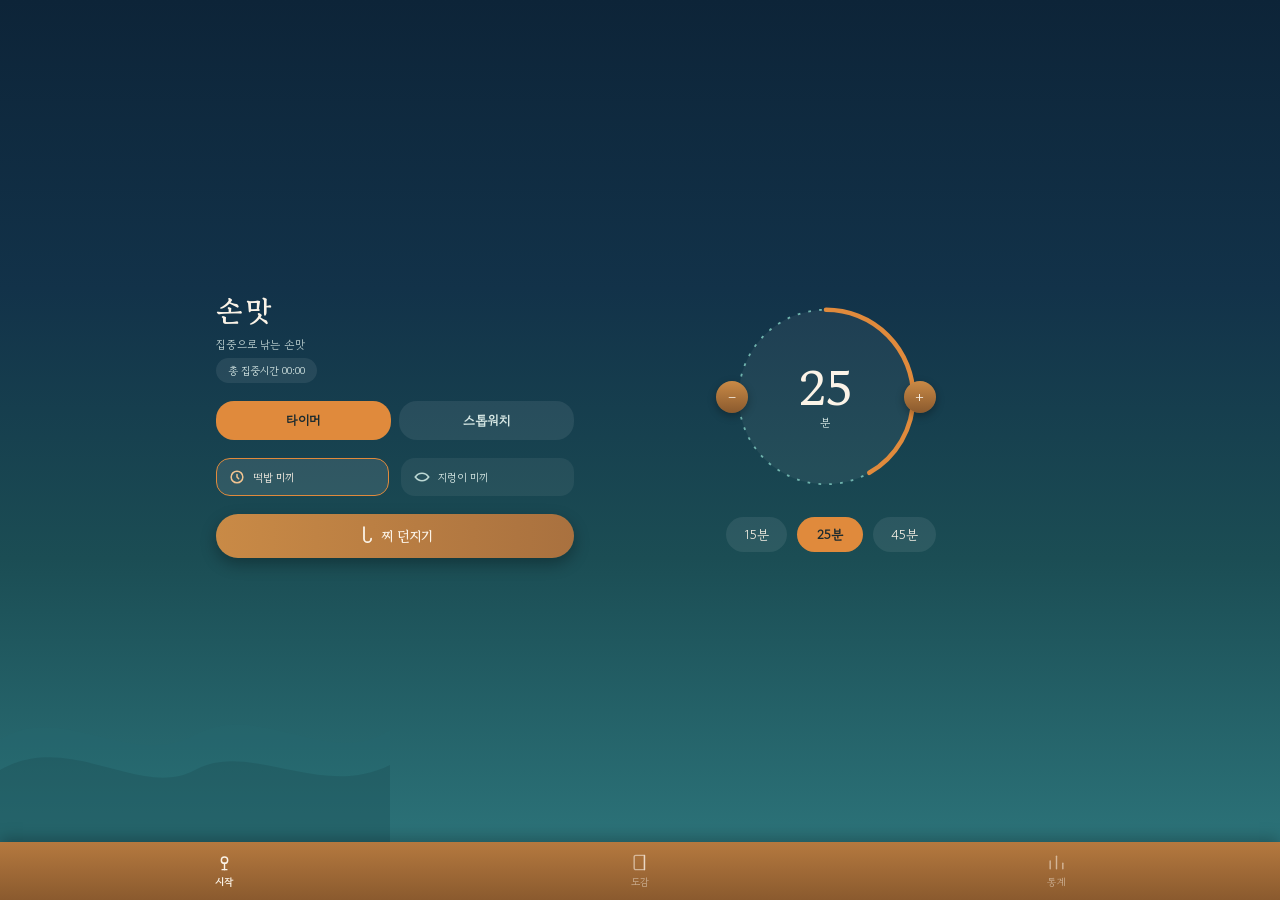
<file: index.html>
<!doctype html>
<html lang="ko">
<head>
<meta charset="utf-8">
<meta name="viewport" content="width=device-width, initial-scale=1">
<title>손맛 — 집중으로 낚는 손맛</title>
<link rel="preconnect" href="https://fonts.googleapis.com">
<link rel="stylesheet" href="https://fonts.googleapis.com/css2?family=Gowun+Batang:wght@400;700&family=Gowun+Dodum&display=swap">
<link rel="stylesheet" href="css/style.css">
</head>
<body>
<div class="app-shell">
  <div class="phone" id="phone">

    <!-- ============ 1. 시작 화면 ============ -->
    <section class="screen screen-start is-active" data-screen="start">
      <div class="water-bg water-bg--start">
        <svg width="390" height="230" viewBox="0 0 390 230" class="water-svg">
          <path d="M0,70 C60,30 130,100 195,65 C260,30 330,100 390,60 L390,230 L0,230 Z" fill="#256b71" opacity="0.55"></path>
          <path d="M0,100 C70,60 140,130 195,100 C250,70 320,130 390,95 L390,230 L0,230 Z" fill="#1b4d54" opacity="0.85"></path>
        </svg>
      </div>

      <div class="start-header">
        <div class="brand-title">손맛</div>
        <div class="brand-sub">집중으로 낚는 손맛</div>
        <div class="today-focus-chip" id="todayFocusChip">총 집중시간 00:00</div>
      </div>

      <div class="mode-row" id="modeRow">
        <button class="mode-chip is-active" data-mode="timer">타이머</button>
        <button class="mode-chip" data-mode="stopwatch">스톱워치</button>
      </div>

      <div id="timerModeGroup">
        <div class="dial">
          <svg width="220" height="220" viewBox="0 0 220 220" class="dial-track">
            <circle cx="110" cy="110" r="96" fill="rgba(255,255,255,0.05)" stroke="#6fb3ad" stroke-width="2" stroke-dasharray="3 9"></circle>
            <circle id="dialProgress" cx="110" cy="110" r="96" fill="none" stroke="#e08a3c" stroke-width="5" stroke-dasharray="0 604" stroke-linecap="round" transform="rotate(-90 110 110)"></circle>
          </svg>
          <div class="dial-value">
            <div class="dial-num" id="durationValue">25</div>
            <div class="dial-unit">분</div>
          </div>
          <button class="dial-btn dial-btn--minus" id="btnMinus" aria-label="시간 줄이기">–</button>
          <button class="dial-btn dial-btn--plus" id="btnPlus" aria-label="시간 늘리기">+</button>
        </div>

        <div class="preset-row" id="presetRow">
          <button class="preset-chip" data-preset="15">15분</button>
          <button class="preset-chip" data-preset="25">25분</button>
          <button class="preset-chip" data-preset="45">45분</button>
        </div>
      </div>

      <div class="stopwatch-panel" id="stopwatchModeGroup">
        <svg width="86" height="86" viewBox="0 0 24 24" fill="none" stroke="#e08a3c" stroke-width="1.6" stroke-linecap="round" stroke-linejoin="round">
          <circle cx="12" cy="13" r="8"></circle>
          <path d="M12 9v4l3 2"></path>
          <path d="M9 2h6"></path>
          <path d="M12 2v3"></path>
        </svg>
        <div class="stopwatch-caption">0부터 자유롭게 집중해요</div>
        <div class="stopwatch-subcaption">준비되면 직접 챔질하러 가면 돼요</div>
      </div>

      <div class="bait-row" id="baitRow">
        <button class="bait-chip" data-bait="dduckbap">
          <svg width="20" height="20" viewBox="0 0 24 24" fill="none" stroke="#f2c491" stroke-width="1.8" stroke-linecap="round" stroke-linejoin="round"><circle cx="12" cy="12" r="7"></circle><path d="M12 9v3l2 2"></path></svg>
          <span>떡밥 미끼</span>
        </button>
        <button class="bait-chip" data-bait="jireongi">
          <svg width="20" height="20" viewBox="0 0 24 24" fill="none" stroke="#bcd8d4" stroke-width="1.8" stroke-linecap="round" stroke-linejoin="round"><path d="M4 12c4-6 12-6 16 0"></path><path d="M4 12c4 6 12 6 16 0"></path></svg>
          <span>지렁이 미끼</span>
        </button>
      </div>

      <div class="cta-wrap">
        <button class="btn-cast" id="btnCast">
          <svg width="16" height="20" viewBox="0 0 18 22" fill="none" stroke="#fbf3e7" stroke-width="2" stroke-linecap="round"><path d="M9 1v13a4 4 0 0 0 8 0"></path></svg>
          찌 던지기
        </button>
        <div class="cta-hint" id="ctaHint">집중을 유지하면 입질이 옵니다</div>
      </div>

      <nav class="tabbar">
        <button class="tab-item is-active" data-nav="start">
          <svg width="22" height="22" viewBox="0 0 24 24" fill="none" stroke="currentColor" stroke-width="1.8" stroke-linecap="round" stroke-linejoin="round"><circle cx="12" cy="9" r="4"></circle><path d="M12 13v8"></path><path d="M9 21h6"></path></svg>
          <span>시작</span>
        </button>
        <button class="tab-item" data-nav="collection">
          <svg width="22" height="22" viewBox="0 0 24 24" fill="none" stroke="currentColor" stroke-width="1.8" stroke-linecap="round" stroke-linejoin="round"><path d="M4 5a2 2 0 0 1 2-2h11v18H6a2 2 0 0 1-2-2Z"></path><path d="M17 3v18"></path></svg>
          <span>도감</span>
        </button>
        <button class="tab-item" data-nav="stats">
          <svg width="22" height="22" viewBox="0 0 24 24" fill="none" stroke="currentColor" stroke-width="1.8" stroke-linecap="round" stroke-linejoin="round"><path d="M4 20V10"></path><path d="M12 20V4"></path><path d="M20 20v-7"></path></svg>
          <span>통계</span>
        </button>
      </nav>
    </section>

    <!-- ============ 2. 집중 대기 화면 ============ -->
    <section class="screen screen-focus" data-screen="focus">
      <div class="glow-spot"></div>
      <div class="water-bg water-bg--focus">
        <svg width="390" height="360" viewBox="0 0 390 360" class="water-svg">
          <path d="M0,120 C60,80 130,150 195,115 C260,80 330,150 390,110 L390,360 L0,360 Z" fill="#20565d" opacity="0.5"></path>
          <path d="M0,160 C70,120 140,190 195,160 C250,130 320,190 390,155 L390,360 L0,360 Z" fill="#184a50" opacity="0.75"></path>
          <path d="M0,200 C80,175 150,220 195,200 C260,180 330,225 390,195 L390,360 L0,360 Z" fill="#123a40" opacity="0.9"></path>
        </svg>
      </div>

      <div class="focus-badge-wrap">
        <div class="focus-badge" id="focusBadge">25분 집중 · 1회차</div>
      </div>
      <div class="focus-caption">찌를 지켜보는 중...</div>

      <div class="bobber-stage">
        <div class="ripple"></div>
        <div class="ripple ripple--delay"></div>
        <div class="bobber">
          <svg width="30" height="68" viewBox="0 0 30 68">
            <line x1="15" y1="0" x2="15" y2="24" stroke="#e08a3c" stroke-width="3" stroke-linecap="round"></line>
            <path d="M15 22 C24 26 24 42 15 48 C6 42 6 26 15 22 Z" fill="#fdf6ec" stroke="#8a5a2e" stroke-width="1.5"></path>
          </svg>
        </div>
      </div>

      <div class="focus-timer-wrap">
        <div class="focus-timer" id="focusTimer">25:00</div>
        <div class="focus-progress" id="focusProgressBar">
          <div class="focus-progress-fill" id="focusProgressFill"></div>
        </div>
      </div>

      <div class="focus-finish-wrap" id="focusFinishWrap">
        <button class="btn-finish-sw" id="btnFinishStopwatch">
          <svg width="15" height="15" viewBox="0 0 18 22" fill="none" stroke="#fbf3e7" stroke-width="2" stroke-linecap="round"><path d="M9 1v13a4 4 0 0 0 8 0"></path></svg>
          챔질하러 가기
        </button>
      </div>

      <div class="focus-controls">
        <button class="round-btn" id="btnPause" aria-label="일시정지">
          <svg width="18" height="18" viewBox="0 0 24 24" fill="#fbf3e7" id="pauseIcon"><rect x="5" y="4" width="5" height="16" rx="1.5"></rect><rect x="14" y="4" width="5" height="16" rx="1.5"></rect></svg>
        </button>
        <button class="round-btn" id="btnStop" aria-label="중단">
          <svg width="16" height="16" viewBox="0 0 24 24" fill="#fbf3e7"><rect x="4" y="4" width="16" height="16" rx="2.5"></rect></svg>
        </button>
      </div>

      <div class="focus-warning">화면을 벗어나면 찌를 놓칠 수 있어요</div>
    </section>

    <!-- ============ 3. 입질/챔질 화면 ============ -->
    <section class="screen screen-bite" data-screen="bite">
      <div class="water-bg water-bg--bite">
        <svg width="390" height="360" viewBox="0 0 390 360" class="water-svg">
          <path d="M0,110 C60,150 130,80 195,120 C260,150 330,80 390,115 L390,360 L0,360 Z" fill="#20565d" opacity="0.55"></path>
          <path d="M0,150 C70,190 140,120 195,155 C250,185 320,120 390,150 L390,360 L0,360 Z" fill="#184a50" opacity="0.8"></path>
          <path d="M0,195 C80,220 150,175 195,195 C260,215 330,170 390,190 L390,360 L0,360 Z" fill="#123a40" opacity="0.95"></path>
        </svg>
      </div>

      <div class="bite-header">
        <div class="bite-title">입질이다!</div>
        <div class="bite-sub" id="biteSub">찌가 물속으로 빨려 들어가요</div>
      </div>

      <div class="bite-splash">
        <div class="bite-splash-ring"></div>
        <div class="bite-splash-ring bite-splash-ring--delay"></div>
      </div>

      <div class="rod-tilt">
        <svg width="30" height="66" viewBox="0 0 30 66">
          <line x1="15" y1="0" x2="15" y2="20" stroke="#e08a3c" stroke-width="3" stroke-linecap="round"></line>
          <path d="M15 18 C24 22 24 40 15 46 C6 40 6 22 15 18 Z" fill="#fdf6ec" stroke="#8a5a2e" stroke-width="1.5"></path>
        </svg>
      </div>

      <svg width="200" height="120" viewBox="0 0 200 120" class="bite-ripplelines">
        <path d="M10 60 Q50 20 100 60 Q150 100 190 60" fill="none" stroke="#cfe8e2" stroke-width="2" stroke-linecap="round"></path>
        <path d="M20 75 Q60 45 100 75 Q140 105 180 75" fill="none" stroke="#cfe8e2" stroke-width="2" stroke-linecap="round" opacity="0.6"></path>
      </svg>

      <div class="chaemjil-stage">
        <div class="pulse-ring"></div>
        <div class="pulse-ring pulse-ring--delay"></div>
        <button class="chaemjil-btn" id="btnChaemjil">
          <svg width="24" height="28" viewBox="0 0 18 22" fill="none" stroke="#fff8ee" stroke-width="2.2" stroke-linecap="round"><path d="M9 1v13a4 4 0 0 0 8 0"></path></svg>
          <span>챔질!</span>
        </button>
      </div>

      <div class="bite-hint" id="biteHint">지금 탭해서 챔질하세요</div>
    </section>

    <!-- ============ 4. 릴링 화면 ============ -->
    <section class="screen screen-reeling" data-screen="reeling">
      <div class="water-bg water-bg--reeling">
        <svg width="390" height="300" viewBox="0 0 390 300" class="water-svg">
          <path d="M0,90 C60,50 130,120 195,85 C260,50 330,120 390,80 L390,300 L0,300 Z" fill="#256b71" opacity="0.5"></path>
          <path d="M0,130 C70,90 140,160 195,130 C250,100 320,160 390,125 L390,300 L0,300 Z" fill="#1b4d54" opacity="0.85"></path>
        </svg>
      </div>

      <div class="reeling-header">
        <div class="reeling-title">릴링 중...</div>
        <div class="reeling-sub">당겼다 풀었다 리듬을 맞추세요</div>
      </div>

      <svg width="230" height="220" viewBox="0 0 230 220" class="reeling-fish-line" id="reelingFishSvg">
        <path d="M210 20 L120 120" stroke="#e0dccd" stroke-width="1.5" stroke-dasharray="4 5"></path>
        <g transform="translate(30,90) rotate(-18)">
          <ellipse cx="26" cy="18" rx="26" ry="16" fill="#4f9aa0"></ellipse>
          <path d="M50 18 L74 4 L74 32 Z" fill="#4f9aa0"></path>
          <circle cx="12" cy="14" r="2.6" fill="#0d2438"></circle>
          <path d="M0 18 Q26 4 52 12" fill="none" stroke="#7fc2c6" stroke-width="3" opacity="0.7"></path>
        </g>
      </svg>

      <div class="tension-gauge">
        <div class="tension-zone tension-zone--red"></div>
        <div class="tension-zone tension-zone--yellow"></div>
        <div class="tension-zone tension-zone--green"></div>
        <div class="tension-marker" id="tensionMarker"></div>
      </div>
      <div class="tension-label">장력</div>

      <div class="reeling-progress-num" id="reelingPercent">0%</div>
      <div class="reeling-progress-caption">릴 감기 진행률</div>

      <div class="reeling-bar">
        <div class="reeling-bar-fill" id="reelingBarFill"></div>
      </div>

      <div class="reel-handle-wrap">
        <button class="reel-handle" id="btnReel" aria-label="릴 감기">
          <svg width="140" height="50" viewBox="0 0 140 50">
            <rect x="10" y="18" width="120" height="14" rx="7" fill="#8a5a2e"></rect>
            <circle cx="118" cy="25" r="16" fill="#a9713f" stroke="#5f3a1c" stroke-width="2"></circle>
            <circle cx="118" cy="25" r="3" fill="#fbf3e7"></circle>
          </svg>
        </button>
      </div>
      <div class="reeling-warning" id="reelingWarning">장력이 너무 강해요! 잠시 늦추세요</div>
    </section>

    <!-- ============ 5. 결과 화면 ============ -->
    <section class="screen screen-result" data-screen="result">
      <div class="result-header">
        <div class="result-eyebrow">낚시 성공!</div>
        <div class="result-title">오늘의 손맛</div>
      </div>

      <div class="result-card">
        <div class="rarity-badge" id="rarityBadge">희귀 등급</div>

        <div class="result-fish-wrap" id="resultFishSvg"></div>

        <div class="result-fish-info">
          <div class="result-fish-name" id="resultFishName">황금붕어</div>
          <div class="result-fish-meta" id="resultFishMeta">32cm · 오후 3:14 포획</div>
        </div>

        <div class="result-stat-row">
          <div class="result-stat">
            <div class="result-stat-label">집중 시간</div>
            <div class="result-stat-value" id="resultDuration">25분</div>
          </div>
          <div class="result-stat">
            <div class="result-stat-label">챔질 반응</div>
            <div class="result-stat-value" id="resultReaction">0.4초</div>
          </div>
          <div class="result-stat">
            <div class="result-stat-label">누적 조과</div>
            <div class="result-stat-value" id="resultTotalCatches">12마리</div>
          </div>
        </div>
      </div>

      <div class="result-actions">
        <button class="btn-primary" id="btnGoCollection">도감에 저장하기</button>
        <button class="btn-outline" id="btnFishAgain">다시 낚시하기</button>
      </div>

      <div class="result-footnote" id="resultFootnote">이번 주 1번째 손맛이에요</div>
    </section>

    <!-- ============ 3-b. 놓침 화면(간이) ============ -->
    <section class="screen screen-missed" data-screen="missed">
      <div class="water-bg water-bg--bite">
        <svg width="390" height="360" viewBox="0 0 390 360" class="water-svg">
          <path d="M0,110 C60,150 130,80 195,120 C260,150 330,80 390,115 L390,360 L0,360 Z" fill="#20565d" opacity="0.55"></path>
        </svg>
      </div>
      <div class="missed-wrap">
        <div class="missed-title">아쉽지만 놓쳤어요</div>
        <div class="missed-sub" id="missedReason">찌가 다시 잠잠해졌어요</div>
        <button class="btn-cast missed-btn" id="btnMissedBack">시작 화면으로</button>
      </div>
    </section>

    <!-- ============ 6. 도감 화면 ============ -->
    <section class="screen screen-collection" data-screen="collection">
      <div class="collection-header">
        <div class="page-title">도감</div>
        <div class="collection-progress-row">
          <div class="collection-progress-text" id="collectionCountText">0 / 10 마리 수집</div>
          <div class="collection-progress-pct" id="collectionPctText">0%</div>
        </div>
        <div class="progress-track">
          <div class="progress-track-fill" id="collectionProgressFill"></div>
        </div>
      </div>

      <div class="filter-row" id="filterRow">
        <button class="filter-chip is-active" data-filter="all">전체</button>
        <button class="filter-chip" data-filter="common">일반</button>
        <button class="filter-chip" data-filter="rare">희귀</button>
        <button class="filter-chip" data-filter="legendary">전설</button>
      </div>

      <div class="fish-grid" id="fishGrid"></div>

      <nav class="tabbar">
        <button class="tab-item" data-nav="start">
          <svg width="22" height="22" viewBox="0 0 24 24" fill="none" stroke="currentColor" stroke-width="1.8" stroke-linecap="round" stroke-linejoin="round"><circle cx="12" cy="9" r="4"></circle><path d="M12 13v8"></path><path d="M9 21h6"></path></svg>
          <span>시작</span>
        </button>
        <button class="tab-item is-active" data-nav="collection">
          <svg width="22" height="22" viewBox="0 0 24 24" fill="none" stroke="currentColor" stroke-width="1.8" stroke-linecap="round" stroke-linejoin="round"><path d="M4 5a2 2 0 0 1 2-2h11v18H6a2 2 0 0 1-2-2Z"></path><path d="M17 3v18"></path></svg>
          <span>도감</span>
        </button>
        <button class="tab-item" data-nav="stats">
          <svg width="22" height="22" viewBox="0 0 24 24" fill="none" stroke="currentColor" stroke-width="1.8" stroke-linecap="round" stroke-linejoin="round"><path d="M4 20V10"></path><path d="M12 20V4"></path><path d="M20 20v-7"></path></svg>
          <span>통계</span>
        </button>
      </nav>
    </section>

    <!-- ============ 7. 통계 화면 ============ -->
    <section class="screen screen-stats" data-screen="stats">
      <div class="stats-header">
        <div class="page-title">통계</div>
        <div class="page-sub">꾸준한 손맛의 기록</div>
      </div>

      <div class="stats-top-row stats-top-row--triple">
        <div class="stats-card">
          <div class="stats-card-label">오늘 집중 시간</div>
          <div class="stats-card-value" id="statTodayFocus">0시간 0분</div>
        </div>
        <div class="stats-card">
          <div class="stats-card-label">총 집중 시간</div>
          <div class="stats-card-value" id="statTotalFocus">0시간 0분</div>
        </div>
        <div class="stats-card">
          <div class="stats-card-label">총 조과</div>
          <div class="stats-card-value" id="statTotalCatches">0마리</div>
        </div>
      </div>

      <div class="streak-wrap">
        <div class="streak-card">
          <div>
            <div class="streak-label">연속 집중 기록</div>
            <div class="streak-value" id="statStreak">0일 연속 출조</div>
          </div>
          <svg width="30" height="30" viewBox="0 0 24 24" fill="none" stroke="#e08a3c" stroke-width="1.8" stroke-linecap="round" stroke-linejoin="round"><path d="M12 3c3 4-2 5-2 9a4 4 0 0 0 8 0c0-2-1-3-1-3s1 4-2 4-3-3-1-6c-3 0-5 1-5 4a5 5 0 0 0 10 0C19 6 15 4 12 3Z"></path></svg>
        </div>
      </div>

      <div class="weekly-wrap">
        <div class="section-label">이번 주 집중 시간</div>
        <div class="weekly-card">
          <div class="weekly-bars" id="weeklyBars"></div>
        </div>
      </div>

      <div class="recent-wrap">
        <div class="section-label">이번 주 조황</div>
        <div class="recent-list" id="recentList"></div>
      </div>

      <div class="stats-spacer"></div>

      <nav class="tabbar">
        <button class="tab-item" data-nav="start">
          <svg width="22" height="22" viewBox="0 0 24 24" fill="none" stroke="currentColor" stroke-width="1.8" stroke-linecap="round" stroke-linejoin="round"><circle cx="12" cy="9" r="4"></circle><path d="M12 13v8"></path><path d="M9 21h6"></path></svg>
          <span>시작</span>
        </button>
        <button class="tab-item" data-nav="collection">
          <svg width="22" height="22" viewBox="0 0 24 24" fill="none" stroke="currentColor" stroke-width="1.8" stroke-linecap="round" stroke-linejoin="round"><path d="M4 5a2 2 0 0 1 2-2h11v18H6a2 2 0 0 1-2-2Z"></path><path d="M17 3v18"></path></svg>
          <span>도감</span>
        </button>
        <button class="tab-item is-active" data-nav="stats">
          <svg width="22" height="22" viewBox="0 0 24 24" fill="none" stroke="currentColor" stroke-width="1.8" stroke-linecap="round" stroke-linejoin="round"><path d="M4 20V10"></path><path d="M12 20V4"></path><path d="M20 20v-7"></path></svg>
          <span>통계</span>
        </button>
      </nav>
    </section>

    <div class="toast" id="toast"></div>
  </div>
</div>

<script src="js/data.js"></script>
<script src="js/storage.js"></script>
<script src="js/sound.js"></script>
<script src="js/app.js"></script>
</body>
</html>
</file>
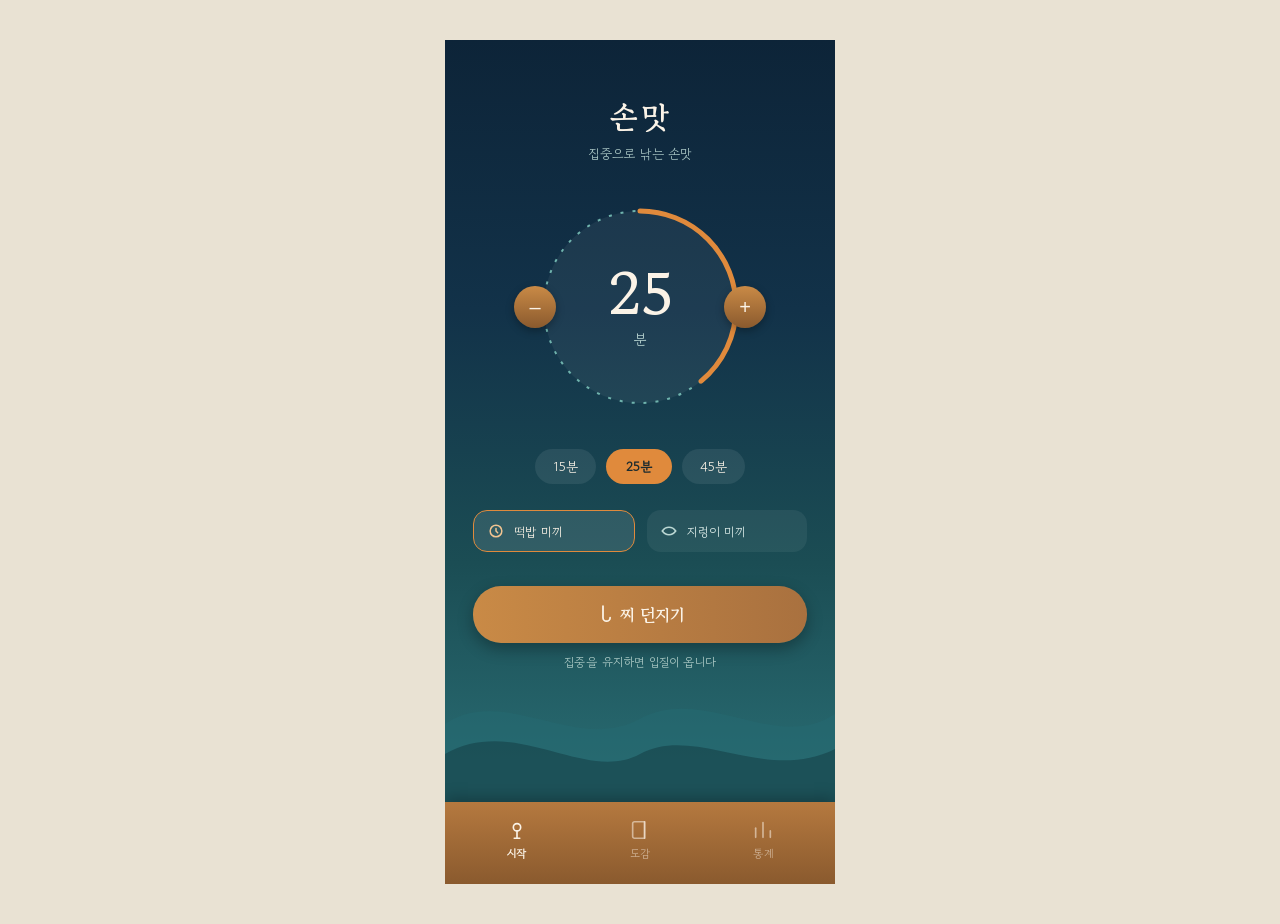
<file: ui-reference/01-start.html>
<!doctype html>
<html lang="ko">
<head>
<meta charset="utf-8">
<meta name="viewport" content="width=device-width, initial-scale=1">
<title>1. 시작 화면</title>
<link rel="stylesheet" href="https://fonts.googleapis.com/css2?family=Gowun+Batang:wght@400;700&family=Gowun+Dodum&display=swap">
  <style>
    * { box-sizing: border-box; }
    body { margin: 0; font-family: 'Gowun Dodum', sans-serif; }
    a { color: #e08a3c; }
    a:hover { color: #c98a46; }
  </style>
<style>
  html, body { background:#e9e2d3; }
  body { display:flex; align-items:flex-start; justify-content:center; padding:40px 20px; margin:0; }
</style>
</head>
<body>
<div style="width:390px;height:844px;position:relative;overflow:hidden;background:linear-gradient(180deg,#0d2438 0%,#123249 32%,#1b4d54 62%,#2f7a80 100%);color:#fbf3e7;">

  <svg width="390" height="230" viewBox="0 0 390 230" style="position:absolute;left:0;bottom:0;">
    <path d="M0,70 C60,30 130,100 195,65 C260,30 330,100 390,60 L390,230 L0,230 Z" fill="#256b71" opacity="0.55"></path>
    <path d="M0,100 C70,60 140,130 195,100 C250,70 320,130 390,95 L390,230 L0,230 Z" fill="#1b4d54" opacity="0.85"></path>
  </svg>

  <div style="position:relative;padding:54px 28px 0;text-align:center;">
    <div style="font-family:'Gowun Batang',serif;font-size:30px;font-weight:700;letter-spacing:3px;">손맛</div>
    <div style="margin-top:6px;font-size:13px;color:#bcd8d4;opacity:0.9;">집중으로 낚는 손맛</div>
  </div>

  <div style="position:relative;margin:34px auto 0;width:220px;height:220px;">
    <svg width="220" height="220" viewBox="0 0 220 220" style="position:absolute;top:0;left:0;">
      <circle cx="110" cy="110" r="96" fill="rgba(255,255,255,0.05)" stroke="#6fb3ad" stroke-width="2" stroke-dasharray="3 9"></circle>
      <circle cx="110" cy="110" r="96" fill="none" stroke="#e08a3c" stroke-width="5" stroke-dasharray="235 400" stroke-linecap="round" transform="rotate(-90 110 110)"></circle>
    </svg>
    <div style="position:absolute;inset:0;display:flex;flex-direction:column;align-items:center;justify-content:center;">
      <div style="font-family:'Gowun Batang',serif;font-size:58px;font-weight:700;line-height:1;">25</div>
      <div style="font-size:14px;color:#bcd8d4;margin-top:6px;">분</div>
    </div>
    <button style="position:absolute;left:-16px;top:50%;transform:translateY(-50%);width:42px;height:42px;border-radius:50%;background:linear-gradient(180deg,#c98a46,#8a5a2e);border:none;color:#fbf3e7;font-size:20px;box-shadow:0 3px 8px rgba(0,0,0,0.3);">–</button>
    <button style="position:absolute;right:-16px;top:50%;transform:translateY(-50%);width:42px;height:42px;border-radius:50%;background:linear-gradient(180deg,#c98a46,#8a5a2e);border:none;color:#fbf3e7;font-size:20px;box-shadow:0 3px 8px rgba(0,0,0,0.3);">+</button>
  </div>

  <div style="position:relative;display:flex;gap:10px;justify-content:center;margin-top:32px;">
    <div style="padding:8px 18px;border-radius:20px;background:rgba(255,255,255,0.08);font-size:13px;">15분</div>
    <div style="padding:8px 20px;border-radius:20px;background:#e08a3c;color:#1c2b2f;font-weight:700;font-size:13px;">25분</div>
    <div style="padding:8px 18px;border-radius:20px;background:rgba(255,255,255,0.08);font-size:13px;">45분</div>
  </div>

  <div style="position:relative;display:flex;gap:12px;justify-content:center;margin-top:26px;padding:0 28px;">
    <div style="flex:1;display:flex;align-items:center;gap:8px;padding:10px 12px;border-radius:14px;background:rgba(255,255,255,0.1);border:1.5px solid #e08a3c;">
      <svg width="20" height="20" viewBox="0 0 24 24" fill="none" stroke="#f2c491" stroke-width="1.8" stroke-linecap="round" stroke-linejoin="round"><circle cx="12" cy="12" r="7"></circle><path d="M12 9v3l2 2"></path></svg>
      <span style="font-size:12.5px;">떡밥 미끼</span>
    </div>
    <div style="flex:1;display:flex;align-items:center;gap:8px;padding:10px 12px;border-radius:14px;background:rgba(255,255,255,0.06);">
      <svg width="20" height="20" viewBox="0 0 24 24" fill="none" stroke="#bcd8d4" stroke-width="1.8" stroke-linecap="round" stroke-linejoin="round"><path d="M4 12c4-6 12-6 16 0"></path><path d="M4 12c4 6 12 6 16 0"></path></svg>
      <span style="font-size:12.5px;color:#d7e8e5;">지렁이 미끼</span>
    </div>
  </div>

  <div style="position:relative;padding:0 28px;margin-top:34px;">
    <button style="width:100%;padding:16px;border:none;border-radius:28px;background:linear-gradient(90deg,#c98a46,#a9713f);color:#fbf3e7;font-size:17px;font-weight:700;font-family:'Gowun Batang',serif;display:flex;align-items:center;justify-content:center;gap:9px;box-shadow:0 6px 16px rgba(0,0,0,0.3);">
      <svg width="16" height="20" viewBox="0 0 18 22" fill="none" stroke="#fbf3e7" stroke-width="2" stroke-linecap="round"><path d="M9 1v13a4 4 0 0 0 8 0"></path></svg>
      찌 던지기
    </button>
    <div style="text-align:center;margin-top:10px;font-size:12px;color:#a9c7c3;">집중을 유지하면 입질이 옵니다</div>
  </div>

  <div style="position:absolute;left:0;bottom:0;width:390px;height:82px;background:linear-gradient(180deg,#b5793f,#8a5a2e);display:flex;align-items:center;justify-content:space-around;padding:0 10px 6px;box-shadow:0 -4px 14px rgba(0,0,0,0.25);">
    <div style="display:flex;flex-direction:column;align-items:center;gap:4px;color:#fbf3e7;">
      <svg width="22" height="22" viewBox="0 0 24 24" fill="none" stroke="#fbf3e7" stroke-width="1.8" stroke-linecap="round" stroke-linejoin="round"><circle cx="12" cy="9" r="4"></circle><path d="M12 13v8"></path><path d="M9 21h6"></path></svg>
      <span style="font-size:11px;font-weight:700;">시작</span>
    </div>
    <div style="display:flex;flex-direction:column;align-items:center;gap:4px;color:rgba(251,243,231,0.55);">
      <svg width="22" height="22" viewBox="0 0 24 24" fill="none" stroke="currentColor" stroke-width="1.8" stroke-linecap="round" stroke-linejoin="round"><path d="M4 5a2 2 0 0 1 2-2h11v18H6a2 2 0 0 1-2-2Z"></path><path d="M17 3v18"></path></svg>
      <span style="font-size:11px;">도감</span>
    </div>
    <div style="display:flex;flex-direction:column;align-items:center;gap:4px;color:rgba(251,243,231,0.55);">
      <svg width="22" height="22" viewBox="0 0 24 24" fill="none" stroke="currentColor" stroke-width="1.8" stroke-linecap="round" stroke-linejoin="round"><path d="M4 20V10"></path><path d="M12 20V4"></path><path d="M20 20v-7"></path></svg>
      <span style="font-size:11px;">통계</span>
    </div>
  </div>

</div>
</body>
</html>
</file>
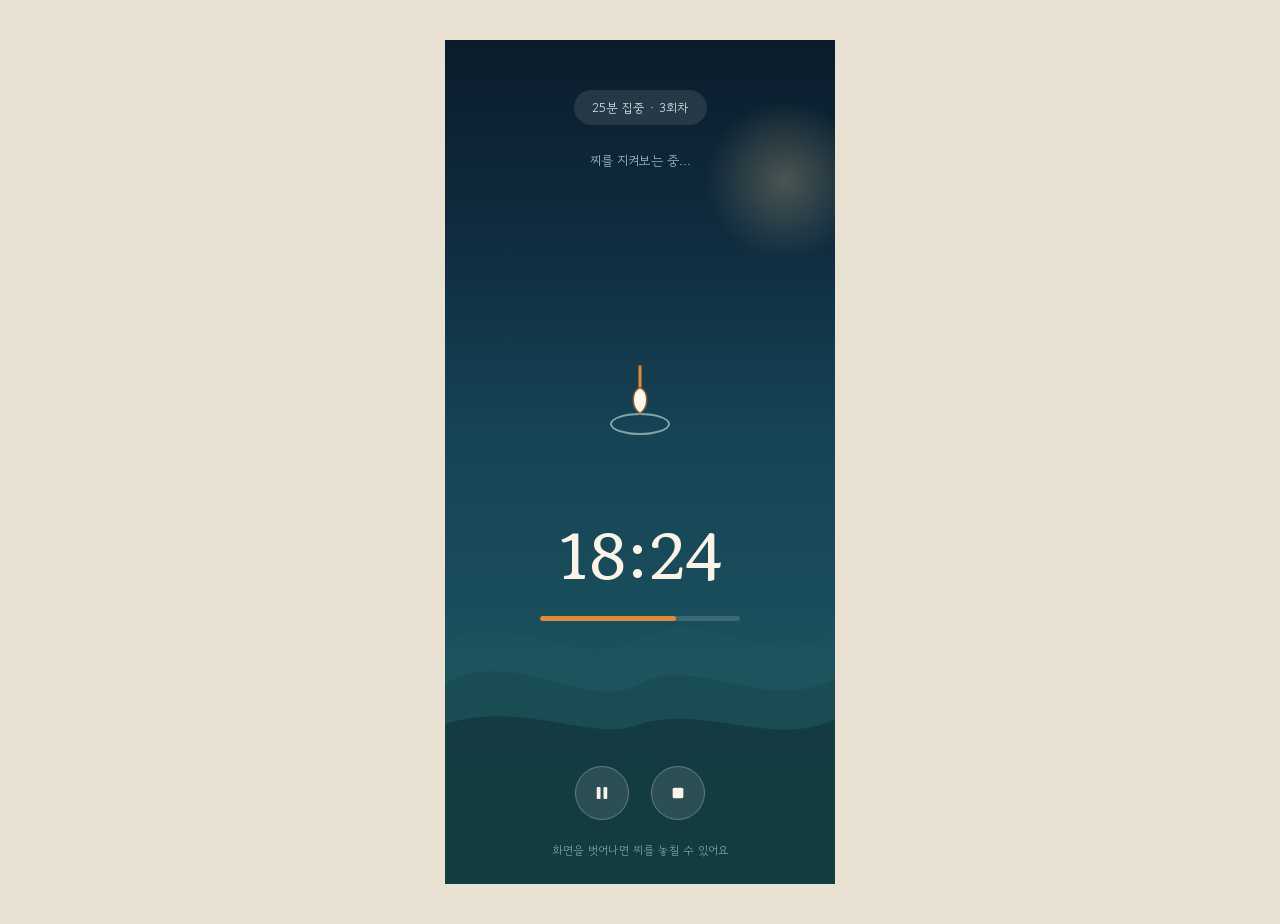
<file: ui-reference/02-focus.html>
<!doctype html>
<html lang="ko">
<head>
<meta charset="utf-8">
<meta name="viewport" content="width=device-width, initial-scale=1">
<title>2. 집중 대기 화면</title>
<link rel="stylesheet" href="https://fonts.googleapis.com/css2?family=Gowun+Batang:wght@400;700&family=Gowun+Dodum&display=swap">
  <style>
    * { box-sizing: border-box; }
    body { margin: 0; font-family: 'Gowun Dodum', sans-serif; }
    a { color: #e08a3c; }
    a:hover { color: #c98a46; }
    @keyframes bob { 0%,100% { transform: translate(-50%,-50%) translateY(0); } 50% { transform: translate(-50%,-50%) translateY(-7px); } }
    @keyframes ripple { 0% { transform: translate(-50%,-50%) scale(0.6); opacity: 0.5; } 100% { transform: translate(-50%,-50%) scale(1.6); opacity: 0; } }
  </style>
<style>
  html, body { background:#e9e2d3; }
  body { display:flex; align-items:flex-start; justify-content:center; padding:40px 20px; margin:0; }
</style>
</head>
<body>
<div style="width:390px;height:844px;position:relative;overflow:hidden;background:linear-gradient(180deg,#0a1c2c 0%,#0f2b3d 22%,#164457 48%,#1f5c62 100%);color:#fbf3e7;">

  <div style="position:absolute;top:60px;right:-30px;width:160px;height:160px;border-radius:50%;background:radial-gradient(circle,rgba(230,201,150,0.28),rgba(230,201,150,0) 70%);"></div>

  <svg width="390" height="360" viewBox="0 0 390 360" style="position:absolute;left:0;bottom:0;">
    <path d="M0,120 C60,80 130,150 195,115 C260,80 330,150 390,110 L390,360 L0,360 Z" fill="#20565d" opacity="0.5"></path>
    <path d="M0,160 C70,120 140,190 195,160 C250,130 320,190 390,155 L390,360 L0,360 Z" fill="#184a50" opacity="0.75"></path>
    <path d="M0,200 C80,175 150,220 195,200 C260,180 330,225 390,195 L390,360 L0,360 Z" fill="#123a40" opacity="0.9"></path>
  </svg>

  <div style="position:relative;padding:50px 24px 0;display:flex;justify-content:center;">
    <div style="padding:8px 18px;border-radius:20px;background:rgba(255,255,255,0.1);font-size:12.5px;color:#d7e8e5;">25분 집중 · 3회차</div>
  </div>

  <div style="position:relative;margin-top:26px;text-align:center;font-size:13px;color:#9ec2bd;">찌를 지켜보는 중...</div>

  <div style="position:absolute;left:50%;top:300px;transform:translateX(-50%);width:120px;height:120px;">
    <div style="position:absolute;left:50%;top:70%;width:60px;height:22px;border-radius:50%;border:2px solid rgba(207,232,226,0.35);transform:translate(-50%,-50%);animation:ripple 2.6s ease-out infinite;"></div>
    <div style="position:absolute;left:50%;top:70%;width:60px;height:22px;border-radius:50%;border:2px solid rgba(207,232,226,0.35);transform:translate(-50%,-50%);animation:ripple 2.6s ease-out infinite 1.3s;"></div>
    <div style="position:absolute;left:50%;top:52%;transform:translate(-50%,-50%);animation:bob 3s ease-in-out infinite;">
      <svg width="30" height="68" viewBox="0 0 30 68">
        <line x1="15" y1="0" x2="15" y2="24" stroke="#e08a3c" stroke-width="3" stroke-linecap="round"></line>
        <path d="M15 22 C24 26 24 42 15 48 C6 42 6 26 15 22 Z" fill="#fdf6ec" stroke="#8a5a2e" stroke-width="1.5"></path>
      </svg>
    </div>
  </div>

  <div style="position:absolute;left:0;right:0;top:470px;text-align:center;">
    <div style="font-family:'Gowun Batang',serif;font-size:64px;font-weight:700;letter-spacing:1px;">18:24</div>
    <div style="margin-top:14px;width:200px;height:5px;border-radius:3px;background:rgba(255,255,255,0.15);margin-left:auto;margin-right:auto;overflow:hidden;">
      <div style="width:68%;height:100%;background:#e08a3c;border-radius:3px;"></div>
    </div>
  </div>

  <div style="position:absolute;left:0;right:0;bottom:64px;display:flex;justify-content:center;gap:22px;">
    <button style="width:54px;height:54px;border-radius:50%;background:rgba(255,255,255,0.1);border:1.5px solid rgba(255,255,255,0.25);display:flex;align-items:center;justify-content:center;">
      <svg width="18" height="18" viewBox="0 0 24 24" fill="#fbf3e7"><rect x="5" y="4" width="5" height="16" rx="1.5"></rect><rect x="14" y="4" width="5" height="16" rx="1.5"></rect></svg>
    </button>
    <button style="width:54px;height:54px;border-radius:50%;background:rgba(255,255,255,0.1);border:1.5px solid rgba(255,255,255,0.25);display:flex;align-items:center;justify-content:center;">
      <svg width="16" height="16" viewBox="0 0 24 24" fill="#fbf3e7"><rect x="4" y="4" width="16" height="16" rx="2.5"></rect></svg>
    </button>
  </div>

  <div style="position:absolute;left:0;right:0;bottom:26px;text-align:center;font-size:11.5px;color:#7fa39d;">화면을 벗어나면 찌를 놓칠 수 있어요</div>

</div>
</body>
</html>
</file>
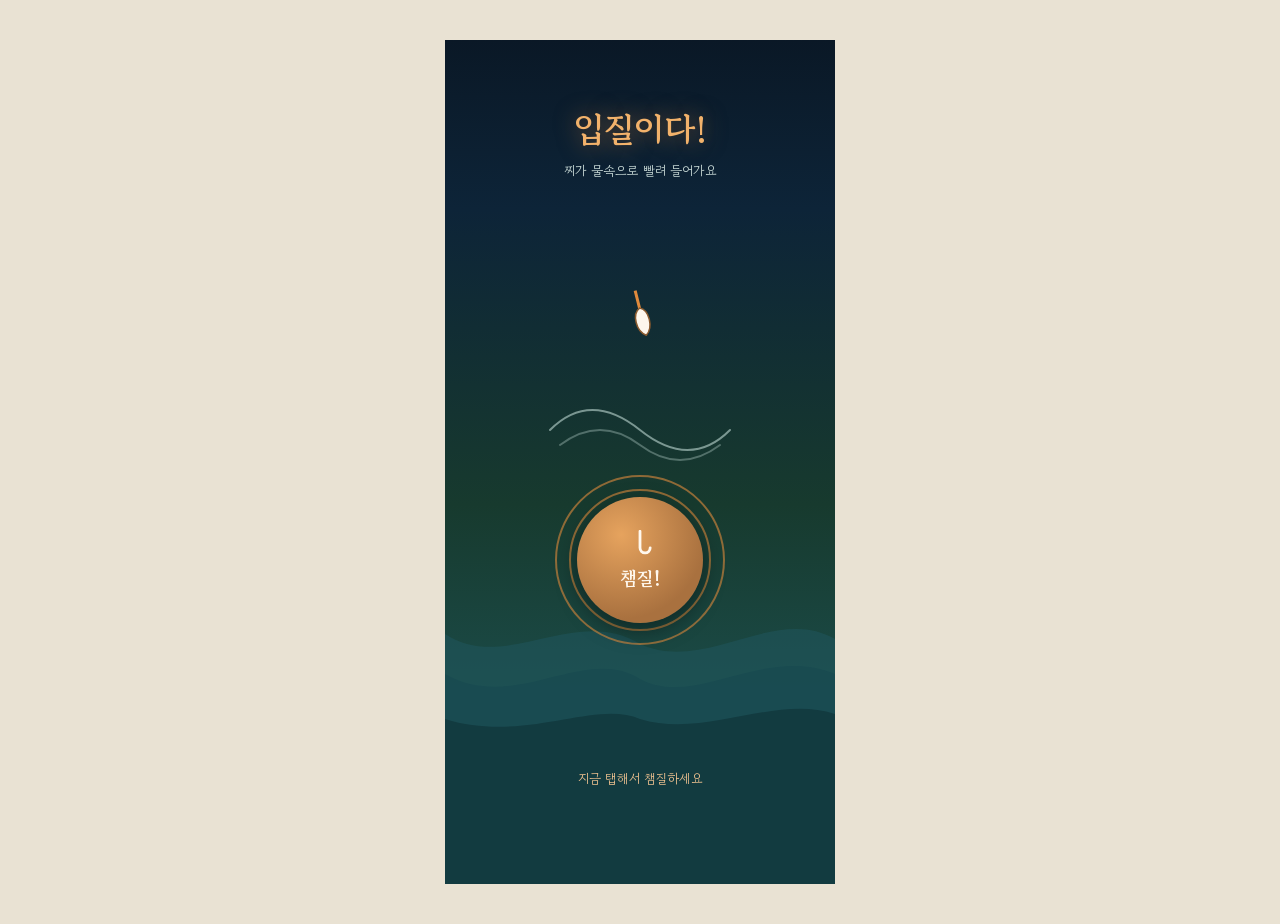
<file: ui-reference/03-bite.html>
<!doctype html>
<html lang="ko">
<head>
<meta charset="utf-8">
<meta name="viewport" content="width=device-width, initial-scale=1">
<title>3. 입질/챔질 화면</title>
<link rel="stylesheet" href="https://fonts.googleapis.com/css2?family=Gowun+Batang:wght@400;700&family=Gowun+Dodum&display=swap">
  <style>
    * { box-sizing: border-box; }
    body { margin: 0; font-family: 'Gowun Dodum', sans-serif; }
    a { color: #e08a3c; }
    a:hover { color: #c98a46; }
    @keyframes pulse-ring { 0% { transform: scale(0.9); opacity: 0.7; } 100% { transform: scale(1.5); opacity: 0; } }
    @keyframes tilt { 0%,100% { transform: translateX(-50%) rotate(-14deg); } 50% { transform: translateX(-50%) rotate(-22deg); } }
  </style>
<style>
  html, body { background:#e9e2d3; }
  body { display:flex; align-items:flex-start; justify-content:center; padding:40px 20px; margin:0; }
</style>
</head>
<body>
<div style="width:390px;height:844px;position:relative;overflow:hidden;background:linear-gradient(180deg,#0a1826 0%,#0d2438 20%,#173a2e 55%,#1f5c62 100%);color:#fbf3e7;">

  <svg width="390" height="360" viewBox="0 0 390 360" style="position:absolute;left:0;bottom:0;">
    <path d="M0,110 C60,150 130,80 195,120 C260,150 330,80 390,115 L390,360 L0,360 Z" fill="#20565d" opacity="0.55"></path>
    <path d="M0,150 C70,190 140,120 195,155 C250,185 320,120 390,150 L390,360 L0,360 Z" fill="#184a50" opacity="0.8"></path>
    <path d="M0,195 C80,220 150,175 195,195 C260,215 330,170 390,190 L390,360 L0,360 Z" fill="#123a40" opacity="0.95"></path>
  </svg>

  <div style="position:relative;padding:64px 24px 0;text-align:center;">
    <div style="font-family:'Gowun Batang',serif;font-size:34px;font-weight:700;color:#f2b26b;text-shadow:0 0 22px rgba(224,138,60,0.55);">입질이다!</div>
    <div style="margin-top:8px;font-size:13px;color:#cfe0dc;">찌가 물속으로 빨려 들어가요</div>
  </div>

  <div style="position:absolute;left:50%;top:250px;transform:translateX(-50%) rotate(-14deg);animation:tilt 0.6s ease-in-out infinite;transform-origin:15px 20px;">
    <svg width="30" height="66" viewBox="0 0 30 66">
      <line x1="15" y1="0" x2="15" y2="20" stroke="#e08a3c" stroke-width="3" stroke-linecap="round"></line>
      <path d="M15 18 C24 22 24 40 15 46 C6 40 6 22 15 18 Z" fill="#fdf6ec" stroke="#8a5a2e" stroke-width="1.5"></path>
    </svg>
  </div>

  <svg width="200" height="120" viewBox="0 0 200 120" style="position:absolute;left:95px;top:330px;opacity:0.55;">
    <path d="M10 60 Q50 20 100 60 Q150 100 190 60" fill="none" stroke="#cfe8e2" stroke-width="2" stroke-linecap="round"></path>
    <path d="M20 75 Q60 45 100 75 Q140 105 180 75" fill="none" stroke="#cfe8e2" stroke-width="2" stroke-linecap="round" opacity="0.6"></path>
  </svg>

  <div style="position:absolute;left:50%;top:520px;transform:translate(-50%,-50%);width:170px;height:170px;">
    <div style="position:absolute;inset:0;border-radius:50%;border:2px solid rgba(224,138,60,0.6);animation:pulse-ring 1.6s ease-out infinite;"></div>
    <div style="position:absolute;inset:14px;border-radius:50%;border:2px solid rgba(224,138,60,0.6);animation:pulse-ring 1.6s ease-out infinite 0.5s;"></div>
    <button style="position:absolute;inset:22px;border-radius:50%;border:none;background:radial-gradient(circle at 35% 30%,#e6a35e,#a9713f 70%);box-shadow:0 8px 22px rgba(0,0,0,0.4);display:flex;flex-direction:column;align-items:center;justify-content:center;gap:6px;">
      <svg width="24" height="28" viewBox="0 0 18 22" fill="none" stroke="#fff8ee" stroke-width="2.2" stroke-linecap="round"><path d="M9 1v13a4 4 0 0 0 8 0"></path></svg>
      <span style="font-family:'Gowun Batang',serif;font-size:19px;font-weight:700;color:#fff8ee;">챔질!</span>
    </button>
  </div>

  <div style="position:absolute;left:0;right:0;bottom:96px;text-align:center;font-size:13px;color:#f2c491;">지금 탭해서 챔질하세요</div>

</div>
</body>
</html>
</file>
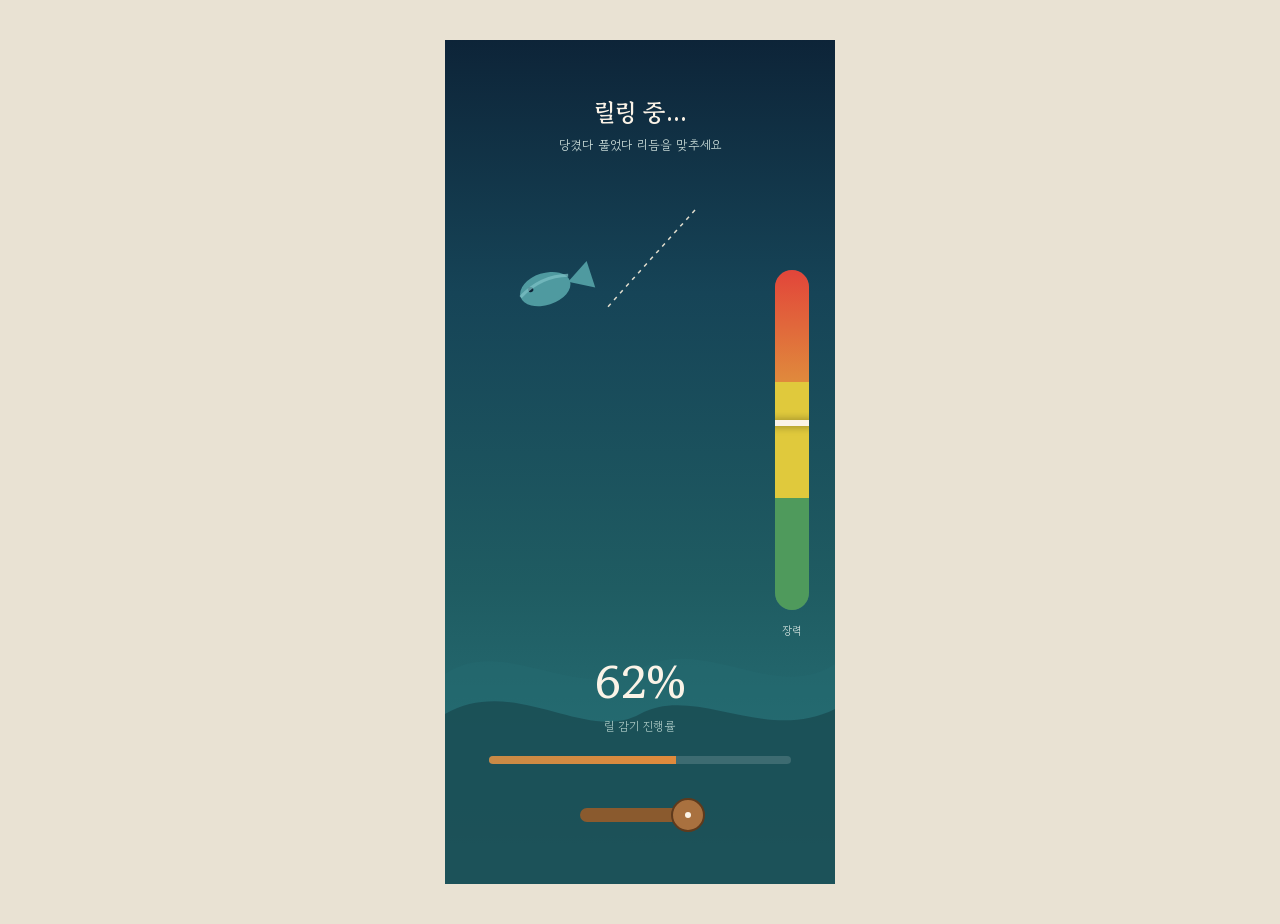
<file: ui-reference/04-reeling.html>
<!doctype html>
<html lang="ko">
<head>
<meta charset="utf-8">
<meta name="viewport" content="width=device-width, initial-scale=1">
<title>4. 릴링 화면</title>
<link rel="stylesheet" href="https://fonts.googleapis.com/css2?family=Gowun+Batang:wght@400;700&family=Gowun+Dodum&display=swap">
  <style>
    * { box-sizing: border-box; }
    body { margin: 0; font-family: 'Gowun Dodum', sans-serif; }
    a { color: #e08a3c; }
    a:hover { color: #c98a46; }
  </style>
<style>
  html, body { background:#e9e2d3; }
  body { display:flex; align-items:flex-start; justify-content:center; padding:40px 20px; margin:0; }
</style>
</head>
<body>
<div style="width:390px;height:844px;position:relative;overflow:hidden;background:linear-gradient(180deg,#0d2438 0%,#164457 30%,#1f5c62 65%,#2a7a80 100%);color:#fbf3e7;">

  <svg width="390" height="300" viewBox="0 0 390 300" style="position:absolute;left:0;bottom:0;">
    <path d="M0,90 C60,50 130,120 195,85 C260,50 330,120 390,80 L390,300 L0,300 Z" fill="#256b71" opacity="0.5"></path>
    <path d="M0,130 C70,90 140,160 195,130 C250,100 320,160 390,125 L390,300 L0,300 Z" fill="#1b4d54" opacity="0.85"></path>
  </svg>

  <div style="position:relative;padding:54px 24px 0;text-align:center;">
    <div style="font-family:'Gowun Batang',serif;font-size:24px;font-weight:700;">릴링 중...</div>
    <div style="margin-top:6px;font-size:12.5px;color:#cfe0dc;">당겼다 풀었다 리듬을 맞추세요</div>
  </div>

  <svg width="230" height="220" viewBox="0 0 230 220" style="position:absolute;left:40px;top:150px;">
    <path d="M210 20 L120 120" stroke="#e0dccd" stroke-width="1.5" stroke-dasharray="4 5"></path>
    <g transform="translate(30,90) rotate(-18)">
      <ellipse cx="26" cy="18" rx="26" ry="16" fill="#4f9aa0"></ellipse>
      <path d="M50 18 L74 4 L74 32 Z" fill="#4f9aa0"></path>
      <circle cx="12" cy="14" r="2.6" fill="#0d2438"></circle>
      <path d="M0 18 Q26 4 52 12" fill="none" stroke="#7fc2c6" stroke-width="3" opacity="0.7"></path>
    </g>
  </svg>

  <div style="position:absolute;right:26px;top:230px;width:34px;height:340px;border-radius:17px;background:rgba(255,255,255,0.1);overflow:hidden;">
    <div style="position:absolute;left:0;right:0;top:0;height:33%;background:linear-gradient(180deg,#e2453a,#e08a3c);"></div>
    <div style="position:absolute;left:0;right:0;top:33%;height:34%;background:#e0c93c;"></div>
    <div style="position:absolute;left:0;right:0;top:67%;height:33%;background:#4f9a5c;"></div>
    <div style="position:absolute;left:-6px;top:44%;width:46px;height:6px;background:#fbf3e7;border-radius:3px;box-shadow:0 0 8px rgba(0,0,0,0.4);"></div>
  </div>
  <div style="position:absolute;right:20px;top:582px;font-size:11px;color:#cfe0dc;text-align:center;width:46px;">장력</div>

  <div style="position:absolute;left:0;right:0;bottom:150px;text-align:center;">
    <div style="font-family:'Gowun Batang',serif;font-size:46px;font-weight:700;">62%</div>
    <div style="font-size:12px;color:#a9c7c3;margin-top:2px;">릴 감기 진행률</div>
  </div>

  <div style="position:absolute;left:44px;right:44px;bottom:120px;height:8px;border-radius:4px;background:rgba(255,255,255,0.15);overflow:hidden;">
    <div style="width:62%;height:100%;background:linear-gradient(90deg,#c98a46,#e08a3c);"></div>
  </div>

  <div style="position:absolute;left:0;right:0;bottom:44px;display:flex;justify-content:center;">
    <svg width="140" height="50" viewBox="0 0 140 50">
      <rect x="10" y="18" width="120" height="14" rx="7" fill="#8a5a2e"></rect>
      <circle cx="118" cy="25" r="16" fill="#a9713f" stroke="#5f3a1c" stroke-width="2"></circle>
      <circle cx="118" cy="25" r="3" fill="#fbf3e7"></circle>
    </svg>
  </div>

</div>
</body>
</html>
</file>
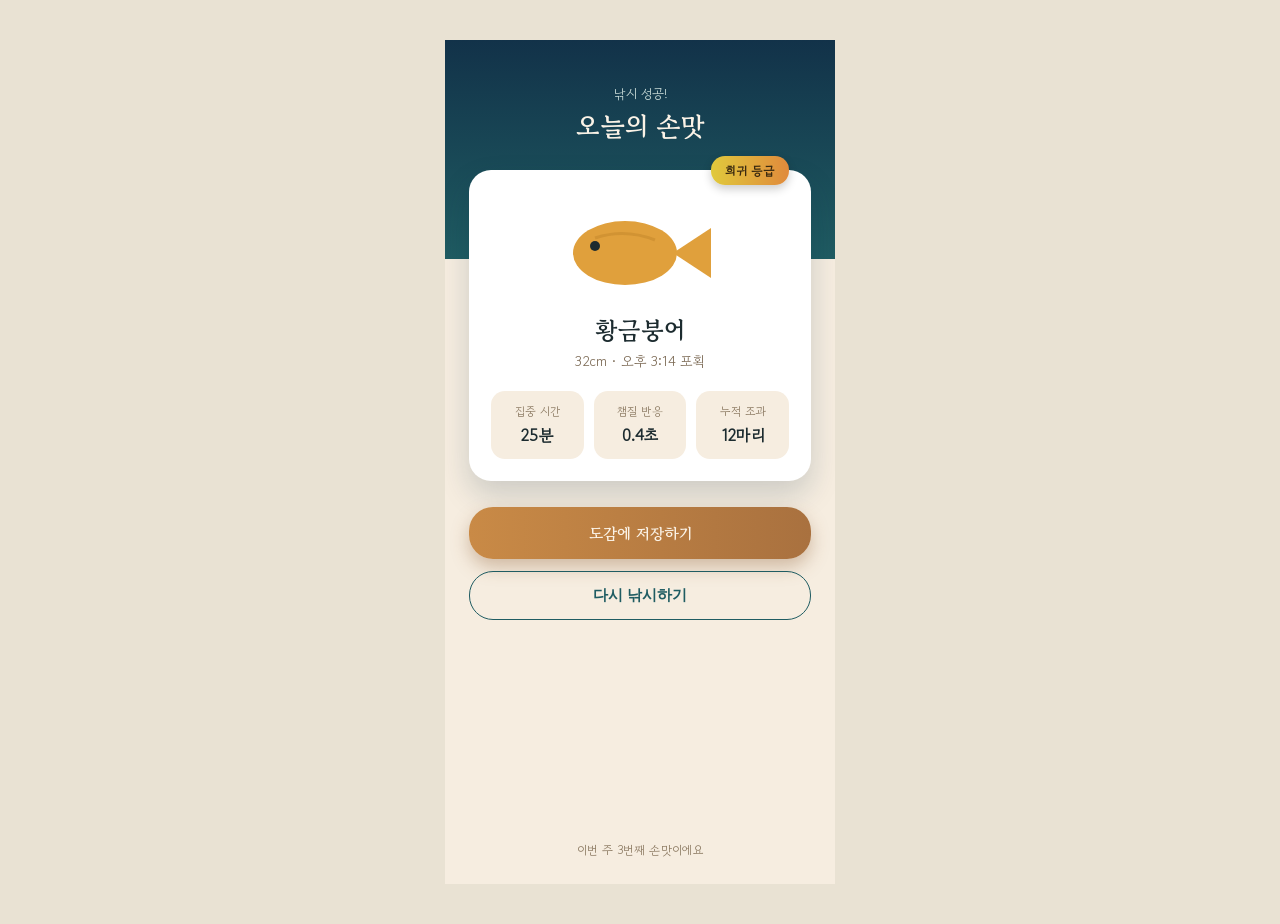
<file: ui-reference/05-result.html>
<!doctype html>
<html lang="ko">
<head>
<meta charset="utf-8">
<meta name="viewport" content="width=device-width, initial-scale=1">
<title>5. 결과 화면</title>
<link rel="stylesheet" href="https://fonts.googleapis.com/css2?family=Gowun+Batang:wght@400;700&family=Gowun+Dodum&display=swap">
  <style>
    * { box-sizing: border-box; }
    body { margin: 0; font-family: 'Gowun Dodum', sans-serif; }
    a { color: #e08a3c; }
    a:hover { color: #c98a46; }
  </style>
<style>
  html, body { background:#e9e2d3; }
  body { display:flex; align-items:flex-start; justify-content:center; padding:40px 20px; margin:0; }
</style>
</head>
<body>
<div style="width:390px;height:844px;position:relative;overflow:hidden;background:linear-gradient(180deg,#123249 0%,#1f5c62 26%,#f6ede0 26%,#f6ede0 100%);color:#1c2b2f;">

  <div style="position:relative;padding:44px 24px 0;text-align:center;color:#fbf3e7;">
    <div style="font-size:13px;color:#cfe0dc;">낚시 성공!</div>
    <div style="font-family:'Gowun Batang',serif;font-size:26px;font-weight:700;margin-top:4px;">오늘의 손맛</div>
  </div>

  <div style="position:relative;margin:26px 24px 0;background:#ffffff;border-radius:22px;box-shadow:0 14px 30px rgba(18,50,73,0.18);padding:28px 22px 22px;">
    <div style="position:absolute;top:-14px;right:22px;padding:6px 14px;border-radius:14px;background:linear-gradient(90deg,#e0c93c,#e08a3c);color:#3a2a10;font-size:12px;font-weight:700;box-shadow:0 4px 10px rgba(0,0,0,0.2);">희귀 등급</div>

    <div style="display:flex;justify-content:center;padding:10px 0 6px;">
      <svg width="150" height="90" viewBox="0 0 150 90">
        <ellipse cx="60" cy="45" rx="52" ry="32" fill="#e0a03c"></ellipse>
        <path d="M108 45 L146 20 L146 70 Z" fill="#e0a03c"></path>
        <path d="M30 30 Q60 20 90 32" stroke="#c98a2e" stroke-width="3" fill="none" opacity="0.6"></path>
        <circle cx="30" cy="38" r="5" fill="#1c2b2f"></circle>
      </svg>
    </div>

    <div style="text-align:center;margin-top:8px;">
      <div style="font-family:'Gowun Batang',serif;font-size:24px;font-weight:700;">황금붕어</div>
      <div style="font-size:14px;color:#7c6a55;margin-top:4px;">32cm · 오후 3:14 포획</div>
    </div>

    <div style="display:flex;gap:10px;margin-top:20px;">
      <div style="flex:1;text-align:center;padding:12px 6px;border-radius:14px;background:#f6ede0;">
        <div style="font-size:11.5px;color:#8a7860;">집중 시간</div>
        <div style="font-size:16px;font-weight:700;margin-top:4px;">25분</div>
      </div>
      <div style="flex:1;text-align:center;padding:12px 6px;border-radius:14px;background:#f6ede0;">
        <div style="font-size:11.5px;color:#8a7860;">챔질 반응</div>
        <div style="font-size:16px;font-weight:700;margin-top:4px;">0.4초</div>
      </div>
      <div style="flex:1;text-align:center;padding:12px 6px;border-radius:14px;background:#f6ede0;">
        <div style="font-size:11.5px;color:#8a7860;">누적 조과</div>
        <div style="font-size:16px;font-weight:700;margin-top:4px;">12마리</div>
      </div>
    </div>
  </div>

  <div style="position:relative;padding:26px 24px 0;">
    <button style="width:100%;padding:15px;border:none;border-radius:24px;background:linear-gradient(90deg,#c98a46,#a9713f);color:#fbf3e7;font-size:15.5px;font-weight:700;font-family:'Gowun Batang',serif;box-shadow:0 8px 18px rgba(138,90,46,0.35);">도감에 저장하기</button>
    <button style="width:100%;padding:14px;margin-top:12px;border-radius:24px;background:transparent;border:1.5px solid #1f5c62;color:#1f5c62;font-size:14.5px;font-weight:700;">다시 낚시하기</button>
  </div>

  <div style="position:absolute;left:0;right:0;bottom:26px;text-align:center;font-size:12px;color:#8a7860;">이번 주 3번째 손맛이에요</div>

</div>
</body>
</html>
</file>
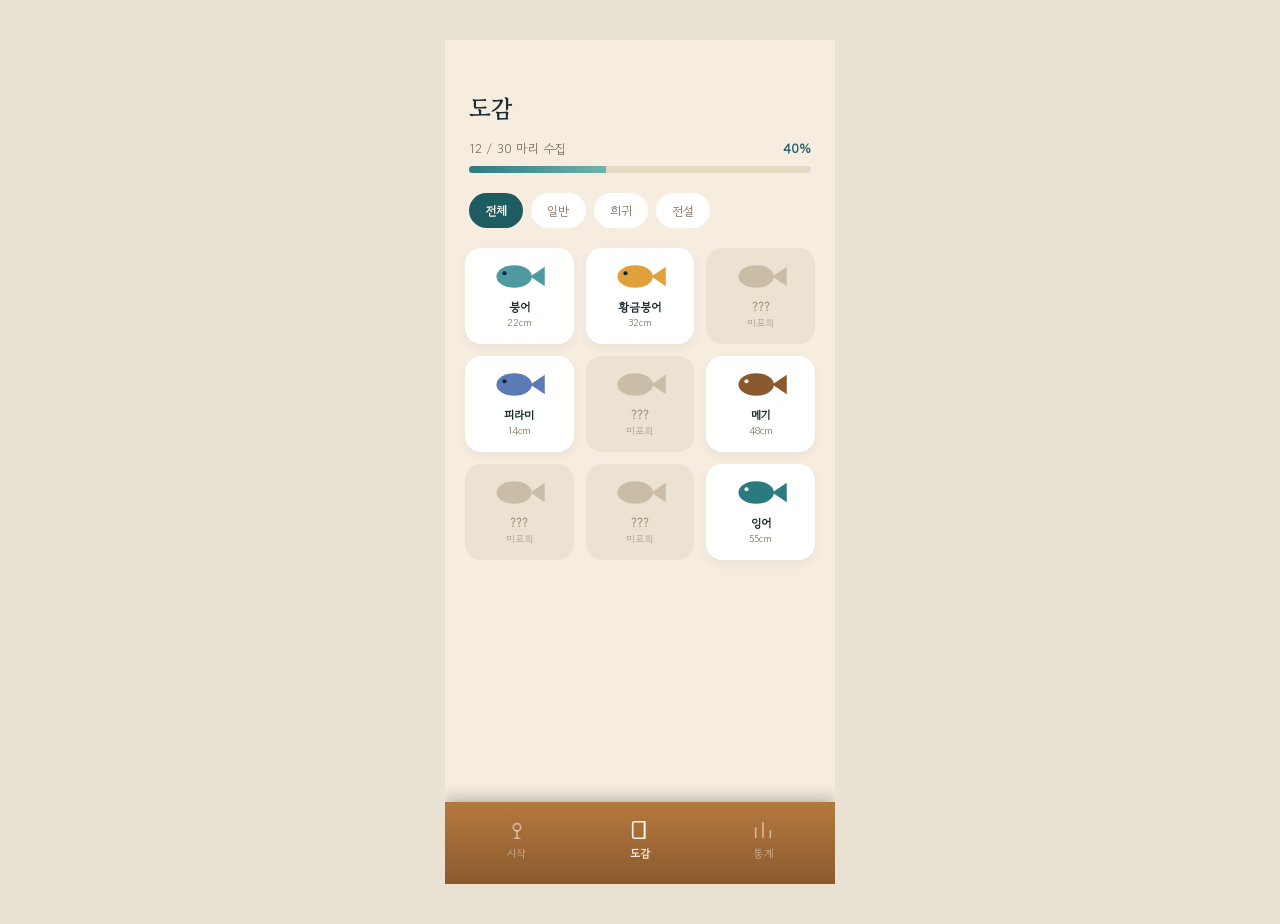
<file: ui-reference/06-collection.html>
<!doctype html>
<html lang="ko">
<head>
<meta charset="utf-8">
<meta name="viewport" content="width=device-width, initial-scale=1">
<title>6. 도감 화면</title>
<link rel="stylesheet" href="https://fonts.googleapis.com/css2?family=Gowun+Batang:wght@400;700&family=Gowun+Dodum&display=swap">
  <style>
    * { box-sizing: border-box; }
    body { margin: 0; font-family: 'Gowun Dodum', sans-serif; }
    a { color: #e08a3c; }
    a:hover { color: #c98a46; }
  </style>
<style>
  html, body { background:#e9e2d3; }
  body { display:flex; align-items:flex-start; justify-content:center; padding:40px 20px; margin:0; }
</style>
</head>
<body>
<div style="width:390px;height:844px;position:relative;overflow:hidden;background:#f6ede0;color:#1c2b2f;">

  <div style="padding:50px 24px 0;">
    <div style="font-family:'Gowun Batang',serif;font-size:24px;font-weight:700;">도감</div>
    <div style="display:flex;justify-content:space-between;align-items:center;margin-top:14px;">
      <div style="font-size:13px;color:#7c6a55;">12 / 30 마리 수집</div>
      <div style="font-size:13px;color:#1f5c62;font-weight:700;">40%</div>
    </div>
    <div style="margin-top:8px;height:7px;border-radius:4px;background:#e6d9c4;overflow:hidden;">
      <div style="width:40%;height:100%;background:linear-gradient(90deg,#2a7a80,#6fb3ad);"></div>
    </div>
  </div>

  <div style="display:flex;gap:8px;padding:20px 24px 0;overflow:hidden;">
    <div style="padding:8px 16px;border-radius:18px;background:#1f5c62;color:#fbf3e7;font-size:12.5px;font-weight:700;">전체</div>
    <div style="padding:8px 16px;border-radius:18px;background:#ffffff;color:#7c6a55;font-size:12.5px;">일반</div>
    <div style="padding:8px 16px;border-radius:18px;background:#ffffff;color:#7c6a55;font-size:12.5px;">희귀</div>
    <div style="padding:8px 16px;border-radius:18px;background:#ffffff;color:#7c6a55;font-size:12.5px;">전설</div>
  </div>

  <div style="padding:20px 20px 100px;display:grid;grid-template-columns:repeat(3,minmax(0,1fr));gap:12px;">

    <div style="background:#ffffff;border-radius:16px;padding:14px 8px;text-align:center;box-shadow:0 4px 10px rgba(28,43,47,0.06);">
      <svg width="52" height="29" viewBox="0 0 64 36" style="margin:0 auto;display:block;"><ellipse cx="26" cy="18" rx="22" ry="14" fill="#4f9aa0"></ellipse><path d="M46 18 L64 6 L64 30 Z" fill="#4f9aa0"></path><circle cx="14" cy="14" r="2.6" fill="#0d2438"></circle></svg>
      <div style="font-size:11.5px;font-weight:700;margin-top:8px;">붕어</div>
      <div style="font-size:10px;color:#8a7860;">22cm</div>
    </div>

    <div style="background:#ffffff;border-radius:16px;padding:14px 8px;text-align:center;box-shadow:0 4px 10px rgba(28,43,47,0.06);">
      <svg width="52" height="29" viewBox="0 0 64 36" style="margin:0 auto;display:block;"><ellipse cx="26" cy="18" rx="22" ry="14" fill="#e0a03c"></ellipse><path d="M46 18 L64 6 L64 30 Z" fill="#e0a03c"></path><circle cx="14" cy="14" r="2.6" fill="#0d2438"></circle></svg>
      <div style="font-size:11.5px;font-weight:700;margin-top:8px;">황금붕어</div>
      <div style="font-size:10px;color:#8a7860;">32cm</div>
    </div>

    <div style="background:#ece2d2;border-radius:16px;padding:14px 8px;text-align:center;">
      <svg width="52" height="29" viewBox="0 0 64 36" style="margin:0 auto;display:block;"><ellipse cx="26" cy="18" rx="22" ry="14" fill="#c9bda8"></ellipse><path d="M46 18 L64 6 L64 30 Z" fill="#c9bda8"></path></svg>
      <div style="font-size:11.5px;font-weight:700;margin-top:8px;color:#a99a83;">???</div>
      <div style="font-size:10px;color:#b3a692;">미포획</div>
    </div>

    <div style="background:#ffffff;border-radius:16px;padding:14px 8px;text-align:center;box-shadow:0 4px 10px rgba(28,43,47,0.06);">
      <svg width="52" height="29" viewBox="0 0 64 36" style="margin:0 auto;display:block;"><ellipse cx="26" cy="18" rx="22" ry="14" fill="#5c7bb5"></ellipse><path d="M46 18 L64 6 L64 30 Z" fill="#5c7bb5"></path><circle cx="14" cy="14" r="2.6" fill="#0d2438"></circle></svg>
      <div style="font-size:11.5px;font-weight:700;margin-top:8px;">피라미</div>
      <div style="font-size:10px;color:#8a7860;">14cm</div>
    </div>

    <div style="background:#ece2d2;border-radius:16px;padding:14px 8px;text-align:center;">
      <svg width="52" height="29" viewBox="0 0 64 36" style="margin:0 auto;display:block;"><ellipse cx="26" cy="18" rx="22" ry="14" fill="#c9bda8"></ellipse><path d="M46 18 L64 6 L64 30 Z" fill="#c9bda8"></path></svg>
      <div style="font-size:11.5px;font-weight:700;margin-top:8px;color:#a99a83;">???</div>
      <div style="font-size:10px;color:#b3a692;">미포획</div>
    </div>

    <div style="background:#ffffff;border-radius:16px;padding:14px 8px;text-align:center;box-shadow:0 4px 10px rgba(28,43,47,0.06);">
      <svg width="52" height="29" viewBox="0 0 64 36" style="margin:0 auto;display:block;"><ellipse cx="26" cy="18" rx="22" ry="14" fill="#8a5a2e"></ellipse><path d="M46 18 L64 6 L64 30 Z" fill="#8a5a2e"></path><circle cx="14" cy="14" r="2.6" fill="#fbf3e7"></circle></svg>
      <div style="font-size:11.5px;font-weight:700;margin-top:8px;">메기</div>
      <div style="font-size:10px;color:#8a7860;">48cm</div>
    </div>

    <div style="background:#ece2d2;border-radius:16px;padding:14px 8px;text-align:center;">
      <svg width="52" height="29" viewBox="0 0 64 36" style="margin:0 auto;display:block;"><ellipse cx="26" cy="18" rx="22" ry="14" fill="#c9bda8"></ellipse><path d="M46 18 L64 6 L64 30 Z" fill="#c9bda8"></path></svg>
      <div style="font-size:11.5px;font-weight:700;margin-top:8px;color:#a99a83;">???</div>
      <div style="font-size:10px;color:#b3a692;">미포획</div>
    </div>

    <div style="background:#ece2d2;border-radius:16px;padding:14px 8px;text-align:center;">
      <svg width="52" height="29" viewBox="0 0 64 36" style="margin:0 auto;display:block;"><ellipse cx="26" cy="18" rx="22" ry="14" fill="#c9bda8"></ellipse><path d="M46 18 L64 6 L64 30 Z" fill="#c9bda8"></path></svg>
      <div style="font-size:11.5px;font-weight:700;margin-top:8px;color:#a99a83;">???</div>
      <div style="font-size:10px;color:#b3a692;">미포획</div>
    </div>

    <div style="background:#ffffff;border-radius:16px;padding:14px 8px;text-align:center;box-shadow:0 4px 10px rgba(28,43,47,0.06);">
      <svg width="52" height="29" viewBox="0 0 64 36" style="margin:0 auto;display:block;"><ellipse cx="26" cy="18" rx="22" ry="14" fill="#2a7a80"></ellipse><path d="M46 18 L64 6 L64 30 Z" fill="#2a7a80"></path><circle cx="14" cy="14" r="2.6" fill="#fbf3e7"></circle></svg>
      <div style="font-size:11.5px;font-weight:700;margin-top:8px;">잉어</div>
      <div style="font-size:10px;color:#8a7860;">55cm</div>
    </div>

  </div>

  <div style="position:absolute;left:0;bottom:0;width:390px;height:82px;background:linear-gradient(180deg,#b5793f,#8a5a2e);display:flex;align-items:center;justify-content:space-around;padding:0 10px 6px;box-shadow:0 -4px 14px rgba(0,0,0,0.25);">
    <div style="display:flex;flex-direction:column;align-items:center;gap:4px;color:rgba(251,243,231,0.55);">
      <svg width="22" height="22" viewBox="0 0 24 24" fill="none" stroke="currentColor" stroke-width="1.8" stroke-linecap="round" stroke-linejoin="round"><circle cx="12" cy="9" r="4"></circle><path d="M12 13v8"></path><path d="M9 21h6"></path></svg>
      <span style="font-size:11px;">시작</span>
    </div>
    <div style="display:flex;flex-direction:column;align-items:center;gap:4px;color:#fbf3e7;">
      <svg width="22" height="22" viewBox="0 0 24 24" fill="none" stroke="#fbf3e7" stroke-width="1.8" stroke-linecap="round" stroke-linejoin="round"><path d="M4 5a2 2 0 0 1 2-2h11v18H6a2 2 0 0 1-2-2Z"></path><path d="M17 3v18"></path></svg>
      <span style="font-size:11px;font-weight:700;">도감</span>
    </div>
    <div style="display:flex;flex-direction:column;align-items:center;gap:4px;color:rgba(251,243,231,0.55);">
      <svg width="22" height="22" viewBox="0 0 24 24" fill="none" stroke="currentColor" stroke-width="1.8" stroke-linecap="round" stroke-linejoin="round"><path d="M4 20V10"></path><path d="M12 20V4"></path><path d="M20 20v-7"></path></svg>
      <span style="font-size:11px;">통계</span>
    </div>
  </div>

</div>
</body>
</html>
</file>
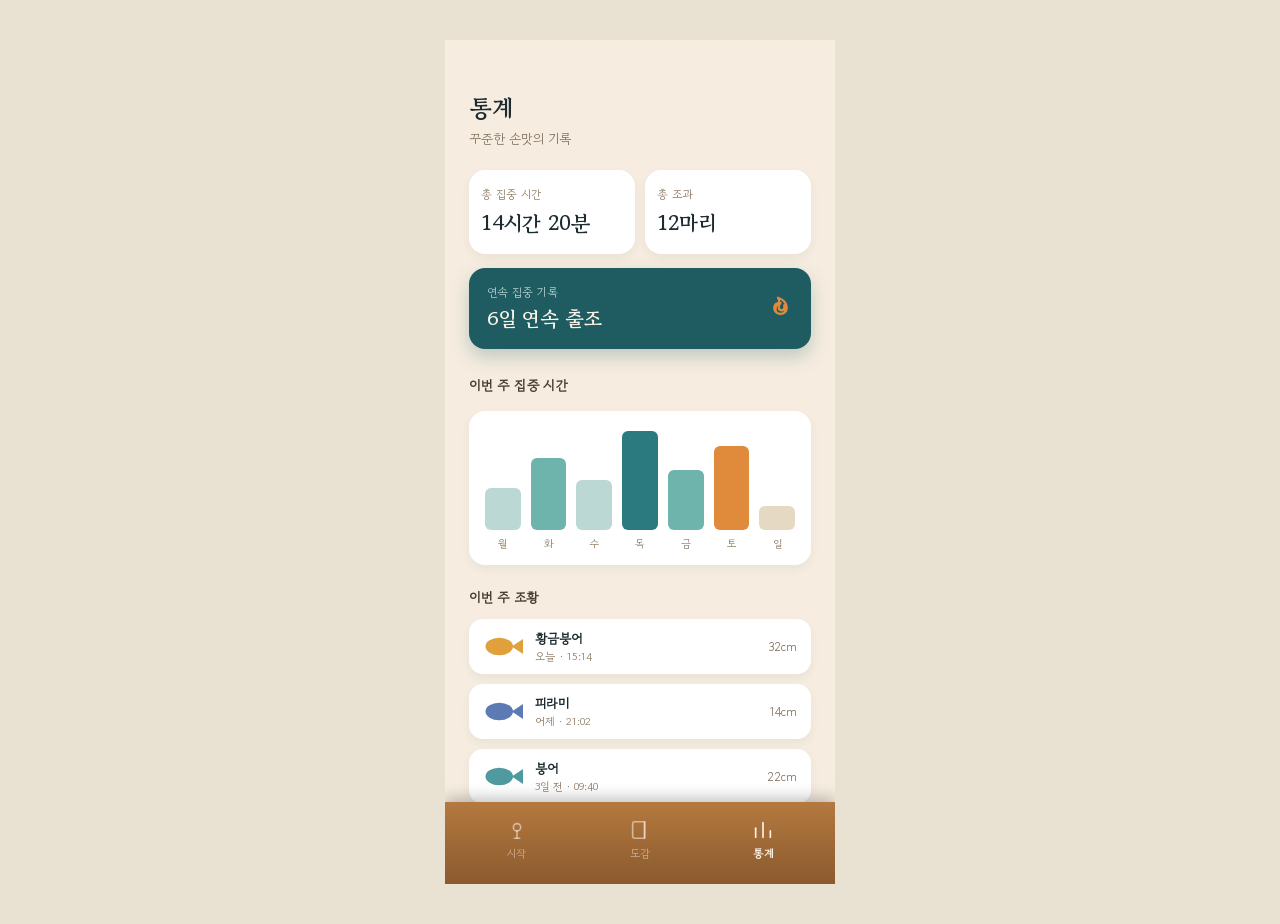
<file: ui-reference/07-stats.html>
<!doctype html>
<html lang="ko">
<head>
<meta charset="utf-8">
<meta name="viewport" content="width=device-width, initial-scale=1">
<title>7. 통계 화면</title>
<link rel="stylesheet" href="https://fonts.googleapis.com/css2?family=Gowun+Batang:wght@400;700&family=Gowun+Dodum&display=swap">
  <style>
    * { box-sizing: border-box; }
    body { margin: 0; font-family: 'Gowun Dodum', sans-serif; }
    a { color: #e08a3c; }
    a:hover { color: #c98a46; }
  </style>
<style>
  html, body { background:#e9e2d3; }
  body { display:flex; align-items:flex-start; justify-content:center; padding:40px 20px; margin:0; }
</style>
</head>
<body>
<div style="width:390px;height:844px;position:relative;overflow:hidden;background:#f6ede0;color:#1c2b2f;">

  <div style="padding:50px 24px 0;">
    <div style="font-family:'Gowun Batang',serif;font-size:24px;font-weight:700;">통계</div>
    <div style="font-size:13px;color:#7c6a55;margin-top:4px;">꾸준한 손맛의 기록</div>
  </div>

  <div style="display:flex;gap:10px;padding:22px 24px 0;">
    <div style="flex:1;background:#ffffff;border-radius:16px;padding:16px 12px;box-shadow:0 4px 10px rgba(28,43,47,0.06);">
      <div style="font-size:11.5px;color:#8a7860;">총 집중 시간</div>
      <div style="font-family:'Gowun Batang',serif;font-size:21px;font-weight:700;margin-top:6px;">14시간 20분</div>
    </div>
    <div style="flex:1;background:#ffffff;border-radius:16px;padding:16px 12px;box-shadow:0 4px 10px rgba(28,43,47,0.06);">
      <div style="font-size:11.5px;color:#8a7860;">총 조과</div>
      <div style="font-family:'Gowun Batang',serif;font-size:21px;font-weight:700;margin-top:6px;">12마리</div>
    </div>
  </div>

  <div style="padding:14px 24px 0;">
    <div style="background:#1f5c62;border-radius:16px;padding:16px 18px;display:flex;align-items:center;justify-content:space-between;box-shadow:0 8px 18px rgba(31,92,98,0.25);">
      <div>
        <div style="font-size:11.5px;color:#bcd8d4;">연속 집중 기록</div>
        <div style="font-family:'Gowun Batang',serif;font-size:20px;font-weight:700;color:#fbf3e7;margin-top:4px;">6일 연속 출조</div>
      </div>
      <svg width="30" height="30" viewBox="0 0 24 24" fill="none" stroke="#e08a3c" stroke-width="1.8" stroke-linecap="round" stroke-linejoin="round"><path d="M12 3c3 4-2 5-2 9a4 4 0 0 0 8 0c0-2-1-3-1-3s1 4-2 4-3-3-1-6c-3 0-5 1-5 4a5 5 0 0 0 10 0C19 6 15 4 12 3Z"></path></svg>
    </div>
  </div>

  <div style="padding:26px 24px 0;">
    <div style="font-size:13.5px;font-weight:700;color:#4a3f30;">이번 주 집중 시간</div>
    <div style="margin-top:16px;background:#ffffff;border-radius:16px;padding:20px 16px 14px;box-shadow:0 4px 10px rgba(28,43,47,0.06);">
      <div style="display:flex;align-items:flex-end;gap:10px;height:120px;">
        <div style="flex:1;display:flex;flex-direction:column;align-items:center;justify-content:flex-end;gap:6px;height:100%;">
          <div style="width:100%;height:35%;border-radius:6px;background:#bcd8d4;"></div>
          <span style="font-size:10.5px;color:#8a7860;">월</span>
        </div>
        <div style="flex:1;display:flex;flex-direction:column;align-items:center;justify-content:flex-end;gap:6px;height:100%;">
          <div style="width:100%;height:60%;border-radius:6px;background:#6fb3ad;"></div>
          <span style="font-size:10.5px;color:#8a7860;">화</span>
        </div>
        <div style="flex:1;display:flex;flex-direction:column;align-items:center;justify-content:flex-end;gap:6px;height:100%;">
          <div style="width:100%;height:42%;border-radius:6px;background:#bcd8d4;"></div>
          <span style="font-size:10.5px;color:#8a7860;">수</span>
        </div>
        <div style="flex:1;display:flex;flex-direction:column;align-items:center;justify-content:flex-end;gap:6px;height:100%;">
          <div style="width:100%;height:85%;border-radius:6px;background:#2a7a80;"></div>
          <span style="font-size:10.5px;color:#8a7860;">목</span>
        </div>
        <div style="flex:1;display:flex;flex-direction:column;align-items:center;justify-content:flex-end;gap:6px;height:100%;">
          <div style="width:100%;height:50%;border-radius:6px;background:#6fb3ad;"></div>
          <span style="font-size:10.5px;color:#8a7860;">금</span>
        </div>
        <div style="flex:1;display:flex;flex-direction:column;align-items:center;justify-content:flex-end;gap:6px;height:100%;">
          <div style="width:100%;height:70%;border-radius:6px;background:#e08a3c;"></div>
          <span style="font-size:10.5px;color:#8a7860;">토</span>
        </div>
        <div style="flex:1;display:flex;flex-direction:column;align-items:center;justify-content:flex-end;gap:6px;height:100%;">
          <div style="width:100%;height:20%;border-radius:6px;background:#e6d9c4;"></div>
          <span style="font-size:10.5px;color:#8a7860;">일</span>
        </div>
      </div>
    </div>
  </div>

  <div style="padding:22px 24px 0;">
    <div style="font-size:13.5px;font-weight:700;color:#4a3f30;">이번 주 조황</div>
    <div style="margin-top:12px;display:flex;flex-direction:column;gap:10px;">

      <div style="display:flex;align-items:center;gap:12px;background:#ffffff;border-radius:14px;padding:10px 14px;box-shadow:0 4px 10px rgba(28,43,47,0.06);">
        <svg width="40" height="23" viewBox="0 0 64 36"><ellipse cx="26" cy="18" rx="22" ry="14" fill="#e0a03c"></ellipse><path d="M46 18 L64 6 L64 30 Z" fill="#e0a03c"></path></svg>
        <div style="flex:1;">
          <div style="font-size:13px;font-weight:700;">황금붕어</div>
          <div style="font-size:11px;color:#8a7860;">오늘 · 15:14</div>
        </div>
        <div style="font-size:12px;color:#7c6a55;">32cm</div>
      </div>

      <div style="display:flex;align-items:center;gap:12px;background:#ffffff;border-radius:14px;padding:10px 14px;box-shadow:0 4px 10px rgba(28,43,47,0.06);">
        <svg width="40" height="23" viewBox="0 0 64 36"><ellipse cx="26" cy="18" rx="22" ry="14" fill="#5c7bb5"></ellipse><path d="M46 18 L64 6 L64 30 Z" fill="#5c7bb5"></path></svg>
        <div style="flex:1;">
          <div style="font-size:13px;font-weight:700;">피라미</div>
          <div style="font-size:11px;color:#8a7860;">어제 · 21:02</div>
        </div>
        <div style="font-size:12px;color:#7c6a55;">14cm</div>
      </div>

      <div style="display:flex;align-items:center;gap:12px;background:#ffffff;border-radius:14px;padding:10px 14px;box-shadow:0 4px 10px rgba(28,43,47,0.06);">
        <svg width="40" height="23" viewBox="0 0 64 36"><ellipse cx="26" cy="18" rx="22" ry="14" fill="#4f9aa0"></ellipse><path d="M46 18 L64 6 L64 30 Z" fill="#4f9aa0"></path></svg>
        <div style="flex:1;">
          <div style="font-size:13px;font-weight:700;">붕어</div>
          <div style="font-size:11px;color:#8a7860;">3일 전 · 09:40</div>
        </div>
        <div style="font-size:12px;color:#7c6a55;">22cm</div>
      </div>

    </div>
  </div>

  <div style="height:100px;"></div>

  <div style="position:absolute;left:0;bottom:0;width:390px;height:82px;background:linear-gradient(180deg,#b5793f,#8a5a2e);display:flex;align-items:center;justify-content:space-around;padding:0 10px 6px;box-shadow:0 -4px 14px rgba(0,0,0,0.25);">
    <div style="display:flex;flex-direction:column;align-items:center;gap:4px;color:rgba(251,243,231,0.55);">
      <svg width="22" height="22" viewBox="0 0 24 24" fill="none" stroke="currentColor" stroke-width="1.8" stroke-linecap="round" stroke-linejoin="round"><circle cx="12" cy="9" r="4"></circle><path d="M12 13v8"></path><path d="M9 21h6"></path></svg>
      <span style="font-size:11px;">시작</span>
    </div>
    <div style="display:flex;flex-direction:column;align-items:center;gap:4px;color:rgba(251,243,231,0.55);">
      <svg width="22" height="22" viewBox="0 0 24 24" fill="none" stroke="currentColor" stroke-width="1.8" stroke-linecap="round" stroke-linejoin="round"><path d="M4 5a2 2 0 0 1 2-2h11v18H6a2 2 0 0 1-2-2Z"></path><path d="M17 3v18"></path></svg>
      <span style="font-size:11px;">도감</span>
    </div>
    <div style="display:flex;flex-direction:column;align-items:center;gap:4px;color:#fbf3e7;">
      <svg width="22" height="22" viewBox="0 0 24 24" fill="none" stroke="#fbf3e7" stroke-width="1.8" stroke-linecap="round" stroke-linejoin="round"><path d="M4 20V10"></path><path d="M12 20V4"></path><path d="M20 20v-7"></path></svg>
      <span style="font-size:11px;font-weight:700;">통계</span>
    </div>
  </div>

</div>
</body>
</html>
</file>
<file: css/style.css>
/* 손맛 — 전역 스타일 & CSS 변수 */

:root {
  --navy-deep: #0d2438;
  --navy2: #123249;
  --teal-dark: #1b4d54;
  --teal: #2f7a80;
  --teal2: #1f5c62;
  --teal3: #164457;
  --teal4: #20565d;
  --teal5: #184a50;
  --teal6: #123a40;
  --teal7: #256b71;
  --teal8: #6fb3ad;
  --teal-mid: #2a7a80;

  --cream: #fbf3e7;
  --cream2: #fdf6ec;
  --cream3: #fff8ee;

  --paper: #f6ede0;
  --paper-bg: #e9e2d3;
  --paper-muted: #ece2d2;
  --paper-line: #e6d9c4;

  --wood: #e08a3c;
  --wood2: #c98a46;
  --wood3: #a9713f;
  --wood4: #8a5a2e;
  --wood5: #5f3a1c;
  --wood6: #b5793f;

  --gold: #e0c93c;
  --gold2: #e0a03c;

  --text-dark: #1c2b2f;
  --text-brown: #7c6a55;
  --text-brown2: #8a7860;
  --text-brown3: #4a3f30;

  --text-mint: #bcd8d4;
  --text-mint2: #9ec2bd;
  --text-mint3: #cfe0dc;
  --text-mint4: #d7e8e5;
  --text-mint5: #a9c7c3;
  --text-mint6: #7fa39d;
  --text-mint7: #7fc2c6;
  --text-amber: #f2c491;
  --text-amber2: #f2b26b;

  --silhouette: #c9bda8;
  --silhouette-text: #a99a83;
  --silhouette-text2: #b3a692;

  --font-serif: 'Gowun Batang', serif;
  --font-sans: 'Gowun Dodum', sans-serif;

  --phone-w: 390px;
  --phone-h: 844px;
}

* { box-sizing: border-box; }

html, body {
  margin: 0;
  background: var(--paper-bg);
  font-family: var(--font-sans);
}

button {
  font-family: inherit;
  cursor: pointer;
}

@media (prefers-reduced-motion: reduce) {
  * { animation-duration: 0.01ms !important; animation-iteration-count: 1 !important; }
}

.app-shell {
  display: flex;
  align-items: flex-start;
  justify-content: center;
  min-height: 100vh;
  padding: 40px 20px;
}

.phone {
  width: var(--phone-w);
  max-width: 100%;
  height: var(--phone-h);
  max-height: calc(100vh - 40px);
  position: relative;
  overflow: hidden;
  border-radius: 28px;
  box-shadow: 0 30px 60px rgba(13, 36, 56, 0.35);
  color: var(--cream);
}

@media (max-width: 480px) {
  .app-shell { padding: 0; }
  .phone { height: 100dvh; max-height: none; border-radius: 0; box-shadow: none; }
}

.screen {
  position: absolute;
  inset: 0;
  display: none;
  flex-direction: column;
}

.screen.is-active { display: flex; }

.screen-start, .screen-collection, .screen-stats, .screen-result {
  -webkit-overflow-scrolling: touch;
  overscroll-behavior: contain;
}

.water-bg { position: absolute; left: 0; right: 0; bottom: 0; }
/* SVG는 width/height 속성이 390px로 고정돼 있지만(viewBox와 동일 비율), 여기서 폭을
   컨테이너(.water-bg, 화면 폭에 맞춰 늘어남)에 맞게 줄이고 height:auto로 비율을 유지시켜
   390px보다 좁은 화면에서 가로 오버플로우가 생기지 않게 한다.
   max-width:390px로 원래 크기 이상 커지는 건 막는다 — 안 막으면 가로모드처럼 컨테이너가
   390px보다 훨씬 넓어질 때 배경이 화면 전체 높이를 뒤덮을 만큼 비정상적으로 커져서
   그 위의 버튼들(일시정지/챔질하러 가기 등)의 클릭을 가로채는 회귀가 생긴다. */
.water-svg { display: block; width: 100%; max-width: 390px; height: auto; }

/* ===================== 1. 시작 화면 ===================== */
.screen-start {
  background: linear-gradient(180deg, var(--navy-deep) 0%, var(--navy2) 32%, var(--teal-dark) 62%, var(--teal) 100%);
  overflow-y: auto;
  /* overflow-y:auto만 지정하면 스펙상 overflow-x도 암묵적으로 auto가 되어 내부에 가로
     스크롤이 생길 수 있다(390px 폭 물결 SVG 등). 명시적으로 막아 안전망을 이중화한다. */
  overflow-x: hidden;
  /* 하단에 항상 떠 있는 .tabbar(82px)에 콘텐츠가 가려도 브라우저의 자동 스크롤(scrollIntoView)이
     이를 인지하고 넘겨서 스크롤하도록 스크롤 여백을 예약해둔다 */
  scroll-padding-bottom: 82px;
}

.start-header { position: relative; padding: 54px 28px 0; text-align: center; }
.brand-title { font-family: var(--font-serif); font-size: 30px; font-weight: 700; letter-spacing: 3px; }
.brand-sub { margin-top: 6px; font-size: 13px; color: var(--text-mint4); opacity: 0.9; }
.today-focus-chip {
  display: inline-block; margin-top: 14px; padding: 6px 16px; border-radius: 16px;
  background: rgba(255, 255, 255, 0.08); font-size: 12px; color: var(--text-mint4);
  font-variant-numeric: tabular-nums;
}

.mode-row { position: relative; display: flex; gap: 8px; justify-content: center; margin-top: 24px; padding: 0 28px; }
.mode-chip {
  flex: 1; padding: 10px 0; border-radius: 18px; border: none;
  background: rgba(255, 255, 255, 0.08); color: var(--text-mint4); font-size: 13px; font-weight: 700;
}
.mode-chip.is-active { background: var(--wood); color: #1c2b2f; }

.stopwatch-panel {
  position: relative; margin-top: 30px; height: 220px; display: none;
  flex-direction: column; align-items: center; justify-content: center; gap: 12px;
}
.stopwatch-caption { font-family: var(--font-serif); font-size: 16px; font-weight: 700; }
.stopwatch-subcaption { font-size: 12.5px; color: var(--text-mint5); }

.dial { position: relative; margin: 34px auto 0; width: 220px; height: 220px; }
.dial-track { position: absolute; top: 0; left: 0; width: 100%; height: 100%; }
.dial-value {
  position: absolute; inset: 0; display: flex; flex-direction: column;
  align-items: center; justify-content: center;
}
.dial-num { font-family: var(--font-serif); font-size: 58px; font-weight: 700; line-height: 1; }
.dial-unit { font-size: 14px; color: var(--text-mint4); margin-top: 6px; }
.dial-btn {
  position: absolute; top: 50%; transform: translateY(-50%);
  width: 42px; height: 42px; border-radius: 50%; border: none;
  background: linear-gradient(180deg, var(--wood2), var(--wood4));
  color: var(--cream); font-size: 20px; box-shadow: 0 3px 8px rgba(0, 0, 0, 0.3);
}
.dial-btn:active { filter: brightness(0.9); }
.dial-btn--minus { left: -16px; }
.dial-btn--plus { right: -16px; }

.preset-row { position: relative; display: flex; gap: 10px; justify-content: center; margin-top: 32px; }
.preset-chip {
  padding: 8px 18px; border-radius: 20px; background: rgba(255, 255, 255, 0.08);
  font-size: 13px; border: none; color: var(--cream);
}
.preset-chip.is-active { background: var(--wood); color: #1c2b2f; font-weight: 700; padding: 8px 20px; }

.bait-row { position: relative; display: flex; gap: 12px; justify-content: center; margin-top: 26px; padding: 0 28px; }
.bait-chip {
  flex: 1; display: flex; align-items: center; gap: 8px; padding: 10px 12px;
  border-radius: 14px; background: rgba(255, 255, 255, 0.06); border: 1.5px solid transparent;
  color: var(--text-mint4); font-size: 12.5px;
}
.bait-chip.is-active { background: rgba(255, 255, 255, 0.1); border-color: var(--wood); color: var(--cream); }

.cta-wrap { position: relative; padding: 0 28px; margin-top: 34px; }
.btn-cast {
  width: 100%; padding: 16px; border: none; border-radius: 28px;
  background: linear-gradient(90deg, var(--wood2), var(--wood3));
  color: var(--cream); font-size: 17px; font-weight: 700; font-family: var(--font-serif);
  display: flex; align-items: center; justify-content: center; gap: 9px;
  box-shadow: 0 6px 16px rgba(0, 0, 0, 0.3);
}
.btn-cast:active { filter: brightness(0.95); }
.cta-hint { text-align: center; margin-top: 10px; font-size: 12px; color: var(--text-mint5); }

.tabbar {
  position: absolute; left: 0; bottom: 0; width: 100%; height: 82px;
  background: linear-gradient(180deg, var(--wood6), var(--wood4));
  display: flex; align-items: center; justify-content: space-around;
  padding: 0 10px 6px; box-shadow: 0 -4px 14px rgba(0, 0, 0, 0.25);
  border: none;
}
.tab-item {
  display: flex; flex-direction: column; align-items: center; gap: 4px;
  background: none; border: none; color: rgba(251, 243, 231, 0.55); font-size: 11px;
  font-family: var(--font-sans);
}
.tab-item svg { stroke: currentColor; }
.tab-item.is-active { color: var(--cream); font-weight: 700; }

/* 짧은 세로 화면(예: iPhone SE, 저가 안드로이드)에서 콘텐츠가 탭바와 겹치지 않도록
   390x844 기준 디자인은 그대로 두고, 이 구간에서만 여백을 줄여 스크롤 없이 들어오게 한다 */
@media (max-height: 750px) {
  .screen-start .start-header { padding-top: 26px; }
  .screen-start .today-focus-chip { margin-top: 8px; }
  .screen-start .mode-row { margin-top: 14px; }
  .screen-start .dial { width: 170px; height: 170px; margin-top: 14px; }
  .screen-start .dial-num { font-size: 44px; }
  .screen-start .dial-unit { margin-top: 3px; }
  .screen-start .dial-btn { width: 36px; height: 36px; font-size: 17px; }
  .screen-start .dial-btn--minus { left: -14px; }
  .screen-start .dial-btn--plus { right: -14px; }
  .screen-start .preset-row { margin-top: 14px; }
  .screen-start .bait-row { margin-top: 12px; }
  .screen-start .cta-wrap { margin-top: 14px; padding-bottom: 24px; }
  .screen-start .btn-cast { padding: 13px; }
  .screen-start .cta-hint { margin-top: 6px; }
}

/* 매우 짧은 화면(iPhone SE 1세대 등, ~568px 높이)에서는 위 축소만으로는
   찌 던지기 버튼이 하단 탭바(82px)에 가려질 수 있어 한 단계 더 압축한다 */
@media (max-height: 600px) {
  .screen-start .start-header { padding-top: 14px; }
  .screen-start .today-focus-chip { margin-top: 6px; }
  .screen-start .mode-row { margin-top: 10px; }
  .screen-start .dial { width: 138px; height: 138px; margin-top: 8px; }
  .screen-start .dial-num { font-size: 36px; }
  .screen-start .dial-unit { font-size: 12px; margin-top: 2px; }
  .screen-start .dial-btn { width: 32px; height: 32px; font-size: 15px; }
  .screen-start .preset-row { margin-top: 10px; }
  .screen-start .preset-chip { padding: 6px 14px; }
  .screen-start .bait-row { margin-top: 8px; }
  .screen-start .cta-wrap { margin-top: 8px; }
  .screen-start .btn-cast { padding: 11px; }
  .screen-start .cta-hint { margin-top: 4px; font-size: 11px; }
}

/* ===================== 2. 집중 대기 화면 ===================== */
.screen-focus {
  background: linear-gradient(180deg, #0a1c2c 0%, #0f2b3d 22%, var(--teal3) 48%, #1f5c62 100%);
  /* 390px 폭 물결 SVG 등이 뷰포트보다 좁은 화면에서 .phone까지 가로 오버플로우를
     전파시키지 않도록 안전망을 둔다(근본 수정은 .water-svg의 width:100%). */
  overflow-x: hidden;
}
.glow-spot {
  position: absolute; top: 60px; right: -30px; width: 160px; height: 160px; border-radius: 50%;
  background: radial-gradient(circle, rgba(230, 201, 150, 0.28), rgba(230, 201, 150, 0) 70%);
}
.focus-badge-wrap { position: relative; padding: 50px 24px 0; display: flex; justify-content: center; }
.focus-badge { padding: 8px 18px; border-radius: 20px; background: rgba(255, 255, 255, 0.1); font-size: 12.5px; color: var(--text-mint4); }
.focus-caption { position: relative; margin-top: 26px; text-align: center; font-size: 13px; color: var(--text-mint2); }

.bobber-stage { position: absolute; left: 50%; top: 300px; transform: translateX(-50%); width: 120px; height: 120px; }
.ripple {
  position: absolute; left: 50%; top: 70%; width: 60px; height: 22px; border-radius: 50%;
  border: 2px solid rgba(207, 232, 226, 0.35); transform: translate(-50%, -50%);
  animation: ripple 2.6s ease-out infinite;
}
.ripple--delay { animation-delay: 1.3s; }
.bobber { position: absolute; left: 50%; top: 52%; transform: translate(-50%, -50%); animation: bob 3s ease-in-out infinite; }

@keyframes bob { 0%, 100% { transform: translate(-50%, -50%) translateY(0); } 50% { transform: translate(-50%, -50%) translateY(-7px); } }
@keyframes ripple { 0% { transform: translate(-50%, -50%) scale(0.6); opacity: 0.5; } 100% { transform: translate(-50%, -50%) scale(1.6); opacity: 0; } }

.focus-timer-wrap { position: absolute; left: 0; right: 0; top: 470px; text-align: center; }
.focus-timer { font-family: var(--font-serif); font-size: 64px; font-weight: 700; letter-spacing: 1px; }
.focus-progress {
  margin: 14px auto 0; width: 200px; height: 5px; border-radius: 3px;
  background: rgba(255, 255, 255, 0.15); overflow: hidden;
}
.focus-progress-fill { width: 0%; height: 100%; background: var(--wood); border-radius: 3px; transition: width 0.4s linear; }

.focus-finish-wrap { position: absolute; left: 0; right: 0; bottom: 134px; display: none; justify-content: center; }
.btn-finish-sw {
  padding: 12px 26px; border: none; border-radius: 22px;
  background: linear-gradient(90deg, var(--wood2), var(--wood3)); color: var(--cream);
  font-size: 14px; font-weight: 700; font-family: var(--font-serif);
  display: flex; align-items: center; gap: 8px; box-shadow: 0 6px 14px rgba(0, 0, 0, 0.28);
}
.btn-finish-sw:active { filter: brightness(0.95); }

.focus-controls { position: absolute; left: 0; right: 0; bottom: 64px; display: flex; justify-content: center; gap: 22px; }
.round-btn {
  width: 54px; height: 54px; border-radius: 50%; background: rgba(255, 255, 255, 0.1);
  border: 1.5px solid rgba(255, 255, 255, 0.25); display: flex; align-items: center; justify-content: center;
}
.round-btn:active { filter: brightness(0.9); }
.focus-warning { position: absolute; left: 0; right: 0; bottom: 26px; text-align: center; font-size: 11.5px; color: var(--text-mint6); }

/* ===================== 3. 입질/챔질 화면 ===================== */
.screen-bite {
  background: linear-gradient(180deg, #0a1826 0%, var(--navy-deep) 20%, #173a2e 55%, #1f5c62 100%);
  overflow-x: hidden;
}
.bite-header { position: relative; padding: 64px 24px 0; text-align: center; }
.bite-title { font-family: var(--font-serif); font-size: 34px; font-weight: 700; color: var(--text-amber2); text-shadow: 0 0 22px rgba(224, 138, 60, 0.55); }
.bite-sub { margin-top: 8px; font-size: 13px; color: var(--text-mint3); }

.rod-tilt {
  position: absolute; left: 50%; top: 29.62vh; transform: translateX(-50%) translateY(0) rotate(-10deg);
  animation: bite-motion 2.2s cubic-bezier(0.45, 0.05, 0.35, 1) infinite;
  transform-origin: 15px 20px;
}
@keyframes bite-motion {
  0%   { transform: translateX(-50%) translateY(0)    rotate(-10deg); }
  10%  { transform: translateX(-50%) translateY(4px)  rotate(-16deg); }
  20%  { transform: translateX(-50%) translateY(-1px) rotate(-8deg); }
  35%  { transform: translateX(-50%) translateY(10px) rotate(-22deg); }
  50%  { transform: translateX(-50%) translateY(2px)  rotate(-12deg); }
  65%  { transform: translateX(-50%) translateY(18px) rotate(-28deg); }
  80%  { transform: translateX(-50%) translateY(8px)  rotate(-18deg); }
  100% { transform: translateX(-50%) translateY(24px) rotate(-32deg); }
}

.bite-splash { position: absolute; left: 50%; top: 34.61vh; transform: translateX(-50%); width: 80px; height: 26px; }
.bite-splash-ring {
  position: absolute; left: 50%; top: 50%; width: 56px; height: 18px; border-radius: 50%;
  border: 1.5px solid rgba(207, 232, 226, 0.5); transform: translate(-50%, -50%) scale(0.6);
  animation: bite-splash 2.2s cubic-bezier(0.25, 0.1, 0.3, 1) infinite;
}
.bite-splash-ring--delay { animation-delay: 1.1s; }
@keyframes bite-splash {
  0%   { transform: translate(-50%, -50%) scale(0.5); opacity: 0; }
  15%  { opacity: 0.7; }
  55%  { transform: translate(-50%, -50%) scale(1.3); opacity: 0.25; }
  100% { transform: translate(-50%, -50%) scale(1.9); opacity: 0; }
}

.bite-ripplelines { position: absolute; left: 95px; top: 39.10vh; opacity: 0.55; animation: water-drift 3.4s ease-in-out infinite; }
@keyframes water-drift { 0%, 100% { transform: translateX(0); } 50% { transform: translateX(-6px); } }

.chaemjil-stage { position: absolute; left: 50%; top: 61.61vh; transform: translate(-50%, -50%); width: 170px; height: 170px; }
.pulse-ring { position: absolute; inset: 0; border-radius: 50%; border: 2px solid rgba(224, 138, 60, 0.6); animation: pulse-ring 1.6s ease-out infinite; }
.pulse-ring--delay { inset: 14px; animation-delay: 0.5s; }
@keyframes pulse-ring { 0% { transform: scale(0.9); opacity: 0.7; } 100% { transform: scale(1.5); opacity: 0; } }

.chaemjil-btn {
  position: absolute; inset: 22px; border-radius: 50%; border: none;
  background: radial-gradient(circle at 35% 30%, #e6a35e, var(--wood3) 70%);
  box-shadow: 0 8px 22px rgba(0, 0, 0, 0.4);
  display: flex; flex-direction: column; align-items: center; justify-content: center; gap: 6px;
}
.chaemjil-btn:active { filter: brightness(0.95); transform: scale(0.98); }
.chaemjil-btn span { font-family: var(--font-serif); font-size: 19px; font-weight: 700; color: var(--cream3); }

.bite-hint { position: absolute; left: 0; right: 0; bottom: 11.37vh; text-align: center; font-size: 13px; color: var(--text-amber); }

/* ===================== 3-b. 놓침 화면 ===================== */
.screen-missed { background: linear-gradient(180deg, #0a1826 0%, var(--navy-deep) 20%, #173a2e 55%, #1f5c62 100%); }
.missed-wrap { position: relative; height: 100%; display: flex; flex-direction: column; align-items: center; justify-content: center; gap: 14px; padding: 0 32px; text-align: center; }
.missed-title { font-family: var(--font-serif); font-size: 26px; font-weight: 700; color: var(--text-mint4); }
.missed-sub { font-size: 13.5px; color: var(--text-mint2); }
.missed-btn { position: static; margin-top: 18px; width: 200px; }

/* ===================== 4. 릴링 화면 ===================== */
.screen-reeling {
  background: linear-gradient(180deg, var(--navy-deep) 0%, var(--teal3) 30%, #1f5c62 65%, var(--teal-mid) 100%);
  overflow-x: hidden;
}
.reeling-header { position: relative; padding: 54px 24px 0; text-align: center; }
.reeling-title { font-family: var(--font-serif); font-size: 24px; font-weight: 700; }
.reeling-sub { margin-top: 6px; font-size: 12.5px; color: var(--text-mint3); }

.reeling-fish-line { position: absolute; left: 40px; top: 150px; transition: transform 0.15s ease-out; }

.tension-gauge {
  position: absolute; right: 26px; top: 230px; width: 34px; height: 340px; border-radius: 17px;
  background: rgba(255, 255, 255, 0.1); overflow: hidden;
}
.tension-zone { position: absolute; left: 0; right: 0; height: 33%; }
.tension-zone--red { top: 0; background: linear-gradient(180deg, #e2453a, var(--wood)); }
.tension-zone--yellow { top: 33%; height: 34%; background: #e0c93c; }
.tension-zone--green { top: 67%; background: #4f9a5c; }
.tension-marker {
  position: absolute; left: -6px; top: 44%; width: 46px; height: 6px; background: var(--cream);
  border-radius: 3px; box-shadow: 0 0 8px rgba(0, 0, 0, 0.4); transition: top 0.15s ease-out;
}
.tension-label { position: absolute; right: 20px; top: 582px; font-size: 11px; color: var(--text-mint3); text-align: center; width: 46px; }

.reeling-progress-num { position: absolute; left: 0; right: 0; bottom: 150px; text-align: center; font-family: var(--font-serif); font-size: 46px; font-weight: 700; }
.reeling-progress-caption { position: absolute; left: 0; right: 0; bottom: 132px; text-align: center; font-size: 12px; color: var(--text-mint5); }

.reeling-bar { position: absolute; left: 44px; right: 44px; bottom: 120px; height: 8px; border-radius: 4px; background: rgba(255, 255, 255, 0.15); overflow: hidden; }
.reeling-bar-fill { width: 0%; height: 100%; background: linear-gradient(90deg, var(--wood2), var(--wood)); transition: width 0.15s ease-out; }

.reel-handle-wrap { position: absolute; left: 0; right: 0; bottom: 44px; display: flex; justify-content: center; }
.reel-handle { background: none; border: none; padding: 0; touch-action: none; user-select: none; transition: transform 0.1s ease-out; }
.reel-handle:active { transform: scale(0.96); }

.reeling-warning {
  position: absolute; left: 0; right: 0; bottom: 4px; text-align: center; font-size: 11.5px; color: #f28b6b;
  opacity: 0; transition: opacity 0.2s;
}
.reeling-warning.is-visible { opacity: 1; }

/* ===================== 5. 결과 화면 ===================== */
.screen-result { background: linear-gradient(180deg, var(--navy2) 0%, #1f5c62 26%, var(--paper) 26%, var(--paper) 100%); color: var(--text-dark); overflow-y: auto; }

.result-header { position: relative; padding: 44px 24px 0; text-align: center; color: var(--cream); }
.result-eyebrow { font-size: 13px; color: var(--text-mint3); }
.result-title { font-family: var(--font-serif); font-size: 26px; font-weight: 700; margin-top: 4px; }

.result-card {
  position: relative; margin: 26px 24px 0; background: #ffffff; border-radius: 22px;
  box-shadow: 0 14px 30px rgba(18, 50, 73, 0.18); padding: 28px 22px 22px;
}
.rarity-badge {
  position: absolute; top: -14px; right: 22px; padding: 6px 14px; border-radius: 14px;
  background: linear-gradient(90deg, var(--gold), var(--wood)); color: #3a2a10; font-size: 12px; font-weight: 700;
  box-shadow: 0 4px 10px rgba(0, 0, 0, 0.2);
}
.rarity-badge[data-rarity="common"] { background: linear-gradient(90deg, #cfe0dc, #9ec2bd); color: #1c2b2f; }
.rarity-badge[data-rarity="legendary"] { background: linear-gradient(90deg, #f2c491, #d4af37); color: #3a2a10; }

.result-fish-wrap { display: flex; justify-content: center; padding: 10px 0 6px; }
.result-fish-info { text-align: center; margin-top: 8px; }
.result-fish-name { font-family: var(--font-serif); font-size: 24px; font-weight: 700; }
.result-fish-meta { font-size: 14px; color: var(--text-brown); margin-top: 4px; }

.result-stat-row { display: flex; gap: 10px; margin-top: 20px; }
.result-stat { flex: 1; text-align: center; padding: 12px 6px; border-radius: 14px; background: var(--paper); }
.result-stat-label { font-size: 11.5px; color: var(--text-brown2); }
.result-stat-value { font-size: 16px; font-weight: 700; margin-top: 4px; }

.result-actions { position: relative; padding: 26px 24px 0; }
.btn-primary {
  width: 100%; padding: 15px; border: none; border-radius: 24px;
  background: linear-gradient(90deg, var(--wood2), var(--wood3)); color: var(--cream);
  font-size: 15.5px; font-weight: 700; font-family: var(--font-serif);
  box-shadow: 0 8px 18px rgba(138, 90, 46, 0.35);
}
.btn-primary:active { filter: brightness(0.95); }
.btn-outline {
  width: 100%; padding: 14px; margin-top: 12px; border-radius: 24px; background: transparent;
  border: 1.5px solid var(--teal2); color: var(--teal2); font-size: 14.5px; font-weight: 700;
}
.btn-outline:active { background: rgba(31, 92, 98, 0.06); }

.result-footnote { position: relative; margin-top: 22px; padding-bottom: 26px; text-align: center; font-size: 12px; color: var(--text-brown2); }

/* ===================== 6. 도감 화면 ===================== */
.screen-collection { background: var(--paper); color: var(--text-dark); overflow-y: auto; }
.collection-header { padding: 50px 24px 0; }
.page-title { font-family: var(--font-serif); font-size: 24px; font-weight: 700; }
.page-sub { font-size: 13px; color: var(--text-brown); margin-top: 4px; }

.collection-progress-row { display: flex; justify-content: space-between; align-items: center; margin-top: 14px; }
.collection-progress-text { font-size: 13px; color: var(--text-brown); }
.collection-progress-pct { font-size: 13px; color: var(--teal2); font-weight: 700; }
.progress-track { margin-top: 8px; height: 7px; border-radius: 4px; background: var(--paper-line); overflow: hidden; }
.progress-track-fill { width: 0%; height: 100%; background: linear-gradient(90deg, var(--teal-mid), var(--teal8)); transition: width 0.4s; }

.filter-row { display: flex; gap: 8px; padding: 20px 24px 0; overflow-x: auto; }
.filter-chip {
  padding: 8px 16px; border-radius: 18px; background: #ffffff; color: var(--text-brown);
  font-size: 12.5px; border: none; white-space: nowrap;
}
.filter-chip.is-active { background: var(--teal2); color: var(--cream); font-weight: 700; }

.fish-grid { padding: 20px 20px 100px; display: grid; grid-template-columns: repeat(3, minmax(0, 1fr)); gap: 12px; }
.fish-card { background: #ffffff; border-radius: 16px; padding: 14px 8px; text-align: center; box-shadow: 0 4px 10px rgba(28, 43, 47, 0.06); }
.fish-card.is-uncaught { background: var(--paper-muted); box-shadow: none; }
.fish-card-icon { display: flex; justify-content: center; }
.fish-card-name { font-size: 11.5px; font-weight: 700; margin-top: 8px; }
.fish-card.is-uncaught .fish-card-name { color: var(--silhouette-text); }
.fish-card-meta { font-size: 10px; color: var(--text-brown2); }
.fish-card.is-uncaught .fish-card-meta { color: var(--silhouette-text2); }
.fish-card-rarity { font-size: 9px; color: var(--text-brown2); margin-top: 2px; }

/* ===================== 7. 통계 화면 ===================== */
.screen-stats { background: var(--paper); color: var(--text-dark); overflow-y: auto; }
.stats-header { padding: 50px 24px 0; }

.stats-top-row { display: flex; gap: 10px; padding: 22px 24px 0; }
.stats-card { flex: 1; background: #ffffff; border-radius: 16px; padding: 16px 12px; box-shadow: 0 4px 10px rgba(28, 43, 47, 0.06); }
.stats-card-label { font-size: 11.5px; color: var(--text-brown2); }
.stats-card-value { font-family: var(--font-serif); font-size: 21px; font-weight: 700; margin-top: 6px; }
.stats-top-row--triple .stats-card-value { font-size: 16px; }

.streak-wrap { padding: 14px 24px 0; }
.streak-card {
  background: var(--teal2); border-radius: 16px; padding: 16px 18px; display: flex;
  align-items: center; justify-content: space-between; box-shadow: 0 8px 18px rgba(31, 92, 98, 0.25);
}
.streak-label { font-size: 11.5px; color: var(--text-mint); }
.streak-value { font-family: var(--font-serif); font-size: 20px; font-weight: 700; color: var(--cream); margin-top: 4px; }

.weekly-wrap { padding: 26px 24px 0; }
.section-label { font-size: 13.5px; font-weight: 700; color: var(--text-brown3); }
.weekly-card { margin-top: 16px; background: #ffffff; border-radius: 16px; padding: 20px 16px 14px; box-shadow: 0 4px 10px rgba(28, 43, 47, 0.06); }
.weekly-bars { display: flex; align-items: flex-end; gap: 10px; height: 120px; }
.weekly-bar-col { flex: 1; display: flex; flex-direction: column; align-items: center; justify-content: flex-end; gap: 6px; height: 100%; }
.weekly-bar { width: 100%; border-radius: 6px; background: var(--text-mint); transition: height 0.4s; }
.weekly-bar-col.is-today .weekly-bar { background: var(--wood); }
.weekly-bar-label { font-size: 10.5px; color: var(--text-brown2); }

.recent-wrap { padding: 22px 24px 0; }
.recent-list { margin-top: 12px; display: flex; flex-direction: column; gap: 10px; }
.recent-item { display: flex; align-items: center; gap: 12px; background: #ffffff; border-radius: 14px; padding: 10px 14px; box-shadow: 0 4px 10px rgba(28, 43, 47, 0.06); }
.recent-item-info { flex: 1; }
.recent-item-name { font-size: 13px; font-weight: 700; }
.recent-item-time { font-size: 11px; color: var(--text-brown2); }
.recent-item-size { font-size: 12px; color: var(--text-brown); }
.recent-empty { text-align: center; padding: 24px 0; font-size: 13px; color: var(--text-brown2); }

.stats-spacer { height: 100px; }

/* ===================== 트랜지션 ===================== */
.screen { opacity: 1; }
.screen.is-entering { animation: screen-fade-in 0.28s ease-out; }
@keyframes screen-fade-in { from { opacity: 0; transform: translateY(6px); } to { opacity: 1; transform: translateY(0); } }

/* ===================== 토스트 ===================== */
.toast {
  position: absolute; left: 50%; bottom: 100px; transform: translateX(-50%) translateY(10px);
  background: rgba(13, 36, 56, 0.92); color: var(--cream); padding: 10px 18px; border-radius: 20px;
  font-size: 12.5px; opacity: 0; pointer-events: none; transition: opacity 0.25s, transform 0.25s;
  white-space: nowrap; z-index: 10;
}
.toast.is-visible { opacity: 1; transform: translateX(-50%) translateY(0); }

/* 집중 대기 화면(.screen-focus)에서는 하단에 챔질 완료 버튼(.focus-finish-wrap, bottom:134px)과
   컨트롤 버튼(.focus-controls, bottom:64px)이 가까이 붙어 있어 기본 토스트 위치(bottom:100px)와
   겹친다("조금만 더 집중해보세요" 토스트가 방금 누른 챔질하러 가기 버튼과 겹치는 문제).
   두 버튼 사이/위 공간이 부족하므로, 이 화면에서는 타이머·진행바 아래의 여유 공간으로
   토스트 위치를 올려 겹치지 않게 한다. */
.screen-focus.is-active ~ .toast { bottom: 220px; }

/* ===================== 가로 모드 (기기 회전 시 자동 반응형) ===================== */
@media (orientation: landscape) and (max-height: 920px) {

  .app-shell { padding: 0; }
  .phone {
    width: 100vw; height: 100dvh; max-width: 100%; max-height: 100%;
    border-radius: 0; box-shadow: none;
  }

  .tabbar { height: 58px; padding: 0 16px; }
  .tab-item { gap: 2px; }
  .tab-item svg { width: 19px; height: 19px; }
  .tab-item span { font-size: 10px; }

  /* ---- 1. 시작 화면: 좌(설정) / 우(다이얼·스톱워치) 2단 ---- */
  .screen-start.is-active {
    display: grid;
    grid-template-columns: 42% 58%;
    grid-template-rows: auto auto auto auto;
    align-content: center;
    row-gap: clamp(8px, 2vh, 20px); column-gap: 10px;
    padding-top: 8px;
    padding-bottom: 60px;
    overflow-y: auto;
    /* 태블릿 가로모드(폭 1024px 이상)처럼 화면이 넓어질수록 42%/58% 그리드가 그대로 늘어나면
       다이얼(뷰포트 높이 기준 clamp라 폭에 비례해 커지지 않음)만 제자리라 콘텐츠가 화면
       좌측에 쏠리고 우측에 큰 여백이 남는다. 배경(.screen-start의 그라디언트·물결)은 항상
       화면 전체를 채워야 하므로 박스 자체 폭은 줄이지 않고, 좌우 padding만 넓은 화면에서
       늘려 콘텐츠 폭을 900px 안팎으로 제한하고 가운데로 모은다. 812px(검증된 폰 가로) 이하에서는
       max()가 기존 값을 그대로 선택해 이전 레이아웃과 동일하다. */
    padding-right: max(22px, calc((100% - 900px) / 2 + 22px));
    padding-left: max(26px, calc((100% - 900px) / 2 + 26px));
  }
  .screen-start .start-header { grid-column: 1; grid-row: 1; text-align: left; padding: 0; }
  .screen-start .brand-title { font-size: clamp(22px, 3.5vh, 28px); }
  .screen-start .brand-sub { font-size: 11px; }
  .screen-start .today-focus-chip { margin-top: 6px; font-size: 10.5px; padding: 5px 12px; }
  .screen-start .mode-row { grid-column: 1; grid-row: 2; padding: 0; margin-top: 0; }
  .screen-start .bait-row { grid-column: 1; grid-row: 3; padding: 0; margin-top: 0; }
  .screen-start .bait-chip { padding: 8px 10px; font-size: 11px; gap: 6px; }
  .screen-start .cta-wrap { grid-column: 1; grid-row: 4; padding: 0; margin-top: 0; }
  .screen-start .btn-cast { padding: 12px; font-size: 14px; }
  .screen-start .cta-hint { display: none; }
  .screen-start #timerModeGroup,
  .screen-start #stopwatchModeGroup {
    grid-column: 2; grid-row: 1 / 5;
    margin: 0; justify-self: center; align-self: center;
  }
  .screen-start .dial { width: clamp(142px, 25vh, 200px); height: clamp(142px, 25vh, 200px); margin: 0; }
  .screen-start .dial-num { font-size: clamp(34px, 6vh, 48px); }
  .screen-start .dial-unit { font-size: 11px; margin-top: 2px; }
  .screen-start .dial-btn { width: 32px; height: 32px; font-size: 15px; }
  .screen-start .dial-btn--minus { left: -10px; }
  .screen-start .dial-btn--plus { right: -10px; }
  .screen-start .preset-row { margin-top: 20px; }
  .screen-start .stopwatch-panel { height: auto; margin: 0; gap: 8px; }
  .screen-start .stopwatch-panel svg { width: 56px; height: 56px; }
  .screen-start .stopwatch-caption { font-size: 13.5px; }
  .screen-start .stopwatch-subcaption { font-size: 10.5px; }

  /* ---- 2. 집중 대기 화면: 좌(찌) / 우(타이머·컨트롤) 2단 ---- */
  .screen-focus.is-active {
    display: grid;
    grid-template-columns: 34% 66%;
    grid-auto-rows: min-content;
    align-content: center;
    row-gap: clamp(6px, 1.6vh, 16px); column-gap: 10px;
    padding-top: 8px;
    padding-bottom: 8px;
    overflow-y: auto;
    /* 태블릿 가로모드에서 그리드 콘텐츠가 좌측에 쏠리지 않도록 좌우 padding만 넓혀 가운데로
       모은다(시작 화면과 동일 근거). 박스 자체 폭은 그대로 두어 배경/찌 애니메이션은 계속
       전체 폭을 채운다. */
    padding-right: max(24px, calc((100% - 900px) / 2 + 24px));
    padding-left: max(24px, calc((100% - 900px) / 2 + 24px));
  }
  .screen-focus .focus-badge-wrap { grid-column: 2; grid-row: 1; padding: 0; justify-content: flex-start; }
  .screen-focus .focus-caption { grid-column: 2; grid-row: 2; margin-top: 0; text-align: left; }
  .screen-focus .bobber-stage {
    left: 17%; top: 50%; transform: translateX(-50%) translateY(-50%);
    width: clamp(96px, 17.5vh, 140px); height: clamp(96px, 17.5vh, 140px);
  }
  /* position:static을 쓰면 z-index:auto인 position:absolute 형제(.water-bg 등)보다 항상
     아래 페인트 층에 그려져 DOM 순서와 무관하게 그 아래에 깔려버린다(포인터 이벤트도
     가로채임). position:relative는 grid 배치는 static과 동일하게 동작하면서 "positioned"
     계층에 들어가 DOM 순서대로(=더 나중에 나오는 이 요소들이 위로) 올바르게 그려진다.
     단, position:relative는 static과 달리 top/left/right/bottom(세로 기준 규칙에 이미
     top:470px, bottom:64px 등으로 박혀있음)을 실제로 적용해버리므로, inset:auto로
     전부 초기화해서 grid가 계산한 위치를 그대로 쓰게 한다. */
  .screen-focus .focus-timer-wrap { position: relative; inset: auto; grid-column: 2; grid-row: 3; text-align: left; margin-top: 2px; }
  .screen-focus .focus-timer { font-size: clamp(38px, 7.2vh, 58px); }
  .screen-focus .focus-progress { margin: 8px 0 0; margin-left: 0; }
  .screen-focus .focus-finish-wrap { position: relative; inset: auto; grid-column: 2; grid-row: 4; justify-content: flex-start; margin-top: 6px; }
  .screen-focus .focus-controls { position: relative; inset: auto; grid-column: 2; grid-row: 5; justify-content: flex-start; gap: 12px; margin-top: 6px; }
  .screen-focus .round-btn { width: clamp(44px, 6.7vh, 54px); height: clamp(44px, 6.7vh, 54px); }
  .screen-focus .focus-warning { position: relative; inset: auto; grid-column: 2; grid-row: 6; text-align: left; margin-top: 4px; font-size: 10px; }

  /* ---- 3. 입질/챔질 화면: 좌(찌·물결) / 우(챔질 버튼) ---- */
  .screen-bite { padding-top: 4px; overflow-y: auto; }
  .screen-bite .bite-header { padding: 14px 22px 0; text-align: left; }
  .screen-bite .bite-title { font-size: clamp(26px, 4.5vh, 36px); }
  .screen-bite .rod-tilt { left: 24%; top: 50%; }
  .screen-bite .bite-splash { left: 24%; top: 58%; }
  .screen-bite .bite-ripplelines { left: 4%; top: 68%; width: clamp(150px, 20vh, 220px); height: auto; }
  .screen-bite .chaemjil-stage {
    left: 76%; top: 54%;
    width: clamp(148px, 22vh, 180px); height: clamp(148px, 22vh, 180px);
  }
  .screen-bite .bite-hint { left: auto; right: 4%; width: 46%; bottom: 6%; text-align: center; }

  /* ---- 4. 릴링 화면: 좌(물고기·장력) / 우(진행률·릴 핸들) ---- */
  .screen-reeling.is-active {
    display: grid;
    grid-template-columns: 42% 58%;
    grid-auto-rows: min-content;
    align-content: center;
    row-gap: clamp(4px, 1.2vh, 14px);
    padding-top: 8px;
    padding-bottom: 8px;
    overflow-y: auto;
    /* 태블릿 가로모드에서 그리드 콘텐츠가 좌측에 쏠리지 않도록 좌우 padding만 넓혀 가운데로
       모은다(시작 화면과 동일 근거). 박스 자체 폭은 그대로 두어 배경/장력 게이지는 계속
       전체 폭을 채운다. */
    padding-right: max(24px, calc((100% - 900px) / 2 + 24px));
    padding-left: max(24px, calc((100% - 900px) / 2 + 24px));
  }
  /* position:relative로 두는 이유는 focus 화면 쪽 주석 참고(.water-bg 등 position:absolute
     형제보다 페인트 순서가 밀려 포인터 이벤트를 못 받던 문제 방지). 세로 기준 규칙에 남아있는
     bottom:150px/132px/120px/44px/4px 등이 relative에서는 실제로 적용되어 버리므로
     inset:auto로 초기화해서 grid가 계산한 위치를 그대로 쓰게 한다. */
  .screen-reeling .reeling-header { position: relative; inset: auto; grid-column: 2; grid-row: 1; padding: 0; text-align: left; }
  .screen-reeling .reeling-title { font-size: clamp(19px, 3.5vh, 26px); }
  .screen-reeling .reeling-sub { font-size: 11px; }
  .screen-reeling .reeling-fish-line {
    /* JS가 인라인 style.transform으로 rotate()를 덮어쓰므로 여기서는 transform을 쓰지 않고
       left/top만으로 배치한다 (transform 기반 중앙정렬과 충돌 방지) */
    left: 4%; top: 30%;
    width: clamp(150px, 25vh, 200px); height: clamp(140px, 23vh, 186px);
  }
  .screen-reeling .tension-gauge { right: 3%; top: 18%; height: 62%; width: clamp(20px, 3.75vh, 30px); }
  .screen-reeling .tension-label { display: none; }
  .screen-reeling .reeling-progress-num { position: relative; inset: auto; grid-column: 2; grid-row: 2; text-align: left; font-size: clamp(30px, 5.5vh, 44px); margin-top: 0; }
  .screen-reeling .reeling-progress-caption { position: relative; inset: auto; grid-column: 2; grid-row: 3; text-align: left; margin-top: 0; }
  .screen-reeling .reeling-bar { position: relative; inset: auto; grid-column: 2; grid-row: 4; margin-top: 8px; width: 100%; }
  .screen-reeling .reel-handle-wrap { position: relative; inset: auto; grid-column: 2; grid-row: 5; justify-content: flex-start; margin-top: 10px; }
  .screen-reeling .reel-handle svg { width: clamp(118px, 18.7vh, 150px); height: clamp(42px, 6.6vh, 53px); }
  .screen-reeling .reeling-warning { position: relative; inset: auto; grid-column: 2; grid-row: 6; text-align: left; margin-top: 4px; }

  /* 세로 기준 크기의 파도 배경이 짧은 가로 화면에서 과도하게 덮이는 것을 완화 */
  .screen-start .water-bg,
  .screen-focus .water-bg,
  .screen-bite .water-bg,
  .screen-reeling .water-bg { opacity: 0.4; }
  .screen-focus .glow-spot { opacity: 0.5; }

  /* ---- 5~7. 결과/도감/통계: 이미 유동 레이아웃 — 상단 여백만 축소 ---- */
  .screen-result .result-header { padding-top: 20px; }
  .screen-collection .collection-header { padding-top: 20px; }
  .screen-stats .stats-header { padding-top: 20px; }

  /* ---- 3-b. 놓침 화면: 이미 flex 중앙정렬이라 폰트만 축소 ---- */
  .missed-title { font-size: 22px; }
}
</file>
